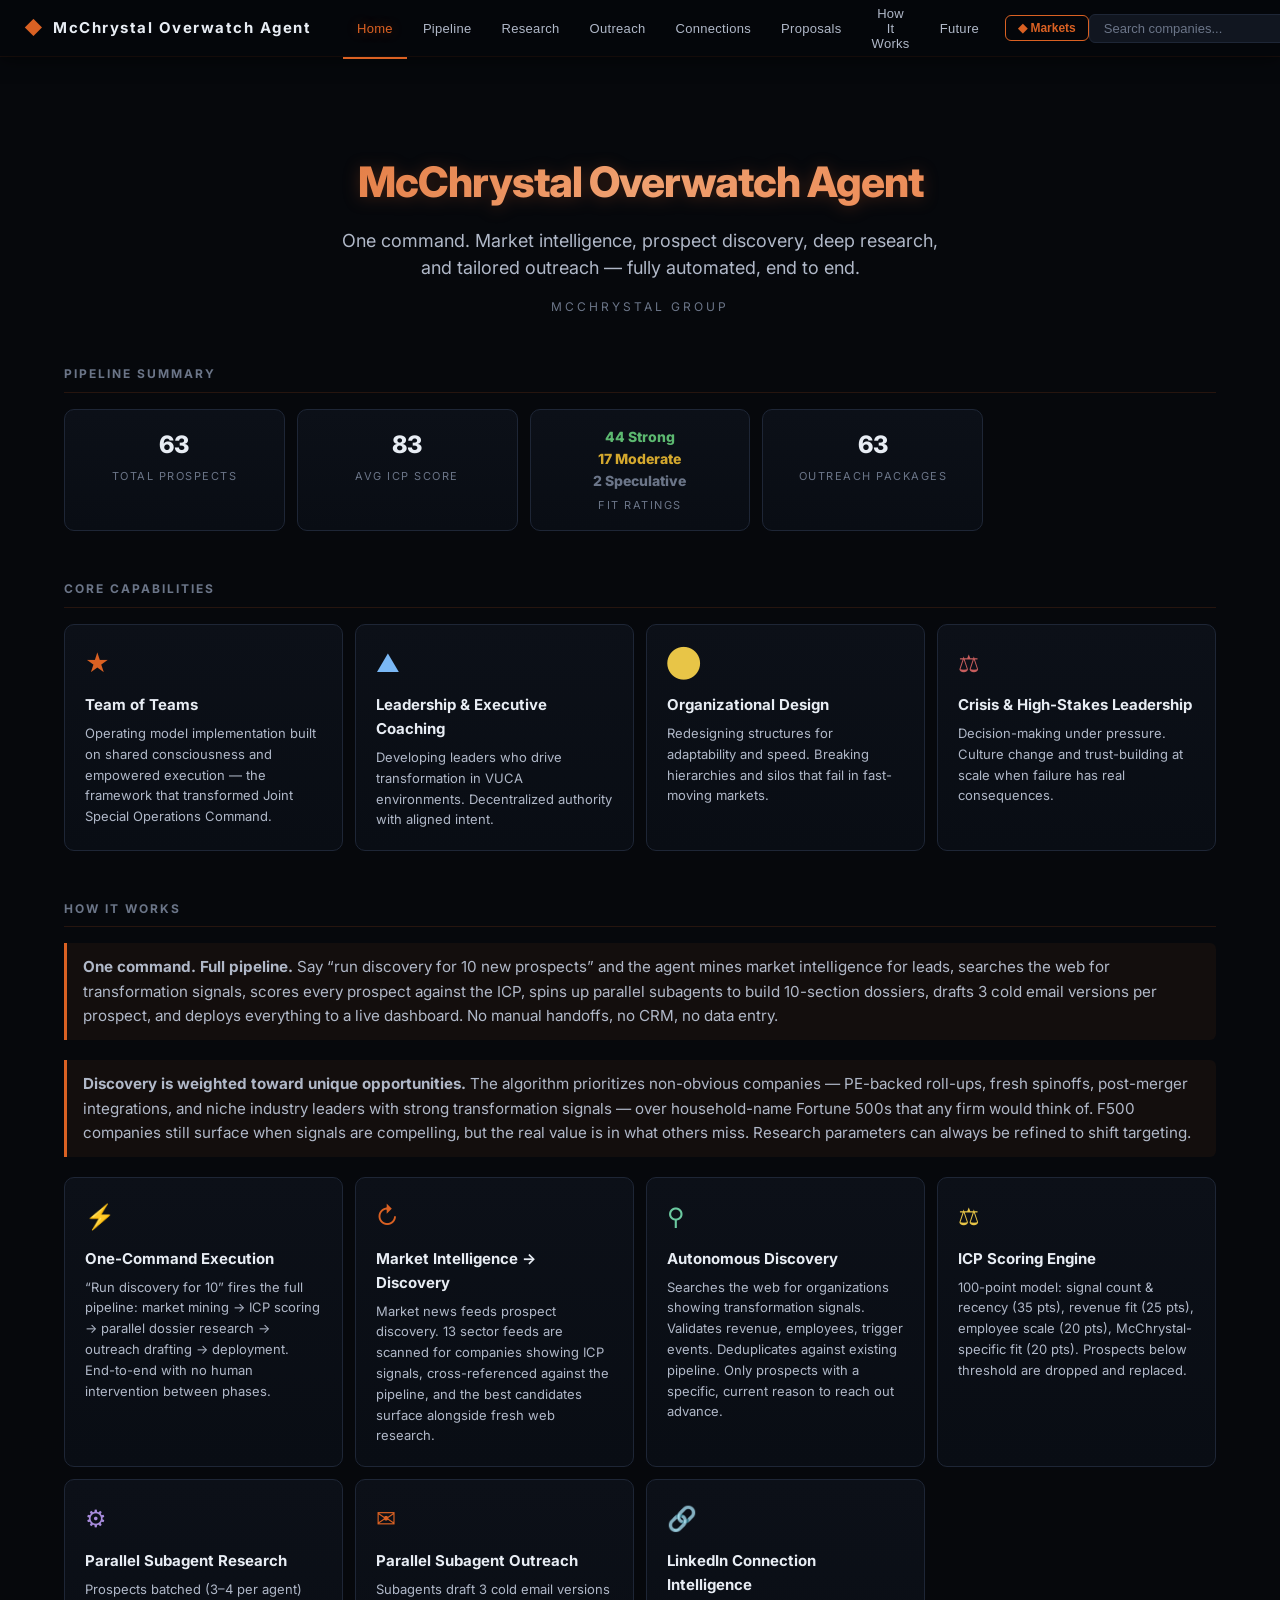
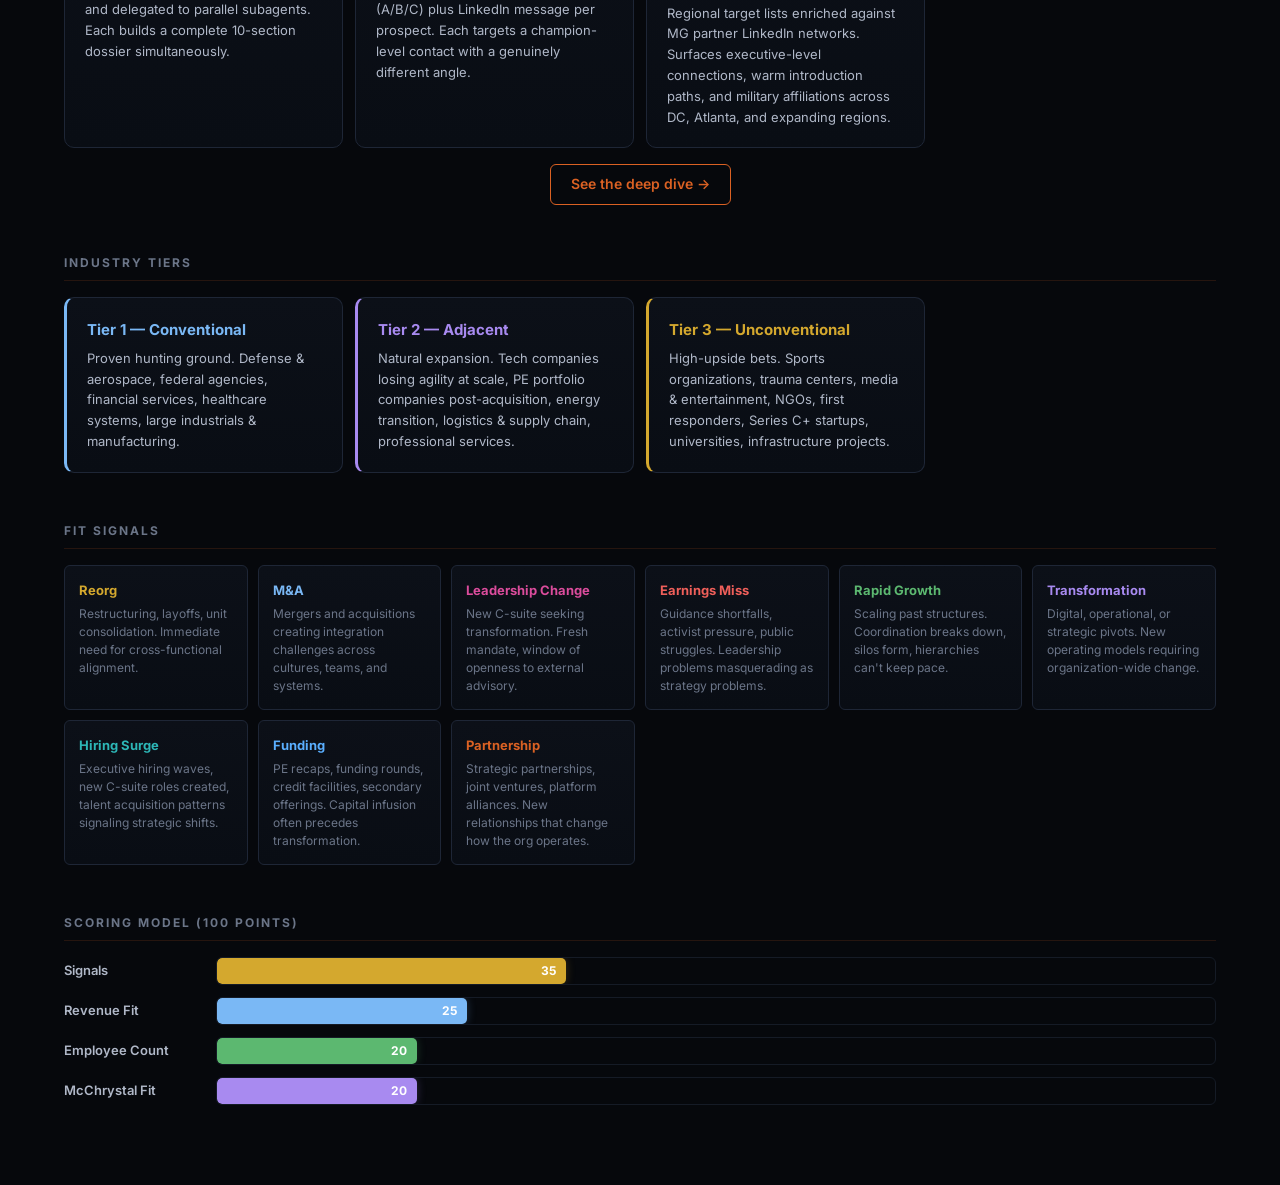
<file: docs/index.html>
<!DOCTYPE html>
<html lang="en">
<head>
  <meta charset="UTF-8">
  <meta name="viewport" content="width=device-width, initial-scale=1.0">
  <title>McChrystal Overwatch Agent</title>
  <link rel="stylesheet" href="style.css">
</head>
<body>
  <nav class="topnav">
    <div class="nav-brand">
      <span class="brand-icon">&#9670;</span>
      <span class="brand-text">McChrystal Overwatch Agent</span>
    </div>
    <button class="hamburger" id="hamburger" aria-label="Menu">&#9776;</button>
    <div class="nav-tabs" id="nav-tabs">
      <button class="nav-tab active" data-view="home">Home</button>
      <button class="nav-tab" data-view="pipeline">Pipeline</button>
      <button class="nav-tab" data-view="research">Research</button>
      <button class="nav-tab" data-view="outreach">Outreach</button>
      <button class="nav-tab" data-view="connections">Connections</button>
      <button class="nav-tab" data-view="proposals">Proposals</button>
      <button class="nav-tab" data-view="how-it-works">How It Works</button>
      <button class="nav-tab" data-view="future">Future</button>
    </div>
    <button class="markets-toggle" id="markets-toggle" aria-label="Toggle Markets">&#9670; Markets</button>
    <div class="nav-search">
      <input type="text" id="nav-search-input" placeholder="Search companies..." autocomplete="off">
      <div id="nav-search-results" class="search-results"></div>
    </div>
  </nav>

  <main class="content">
    <div id="view-home" class="view active"></div>
    <div id="view-pipeline" class="view"></div>
    <div id="view-research" class="view"></div>
    <div id="view-outreach" class="view"></div>
    <div id="view-connections" class="view"><iframe src="connections.html?embed=1" class="connections-frame"></iframe></div>
    <div id="view-proposals" class="view"></div>
    <div id="view-how-it-works" class="view"></div>
    <div id="view-future" class="view"></div>
    <div id="view-markets" class="view"></div>
  </main>

  <aside class="markets-sidebar" id="markets-sidebar">
    <button class="sidebar-collapse-tab" id="sidebar-collapse-tab" aria-label="Close sidebar">&#9654;</button>
    <div class="markets-sidebar-header">
      <h3>Market Intelligence</h3>
      <button class="markets-close" id="markets-close">&times;</button>
    </div>
    <div class="markets-sidebar-content" id="markets-sidebar-content"></div>
  </aside>
  <div class="markets-overlay" id="markets-overlay"></div>

  <button class="scroll-top" id="scroll-top" aria-label="Scroll to top">&#9650;</button>
  <div class="toast" id="toast">Copied to clipboard</div>

  <script src="app.js"></script>
</body>
</html>
</file>
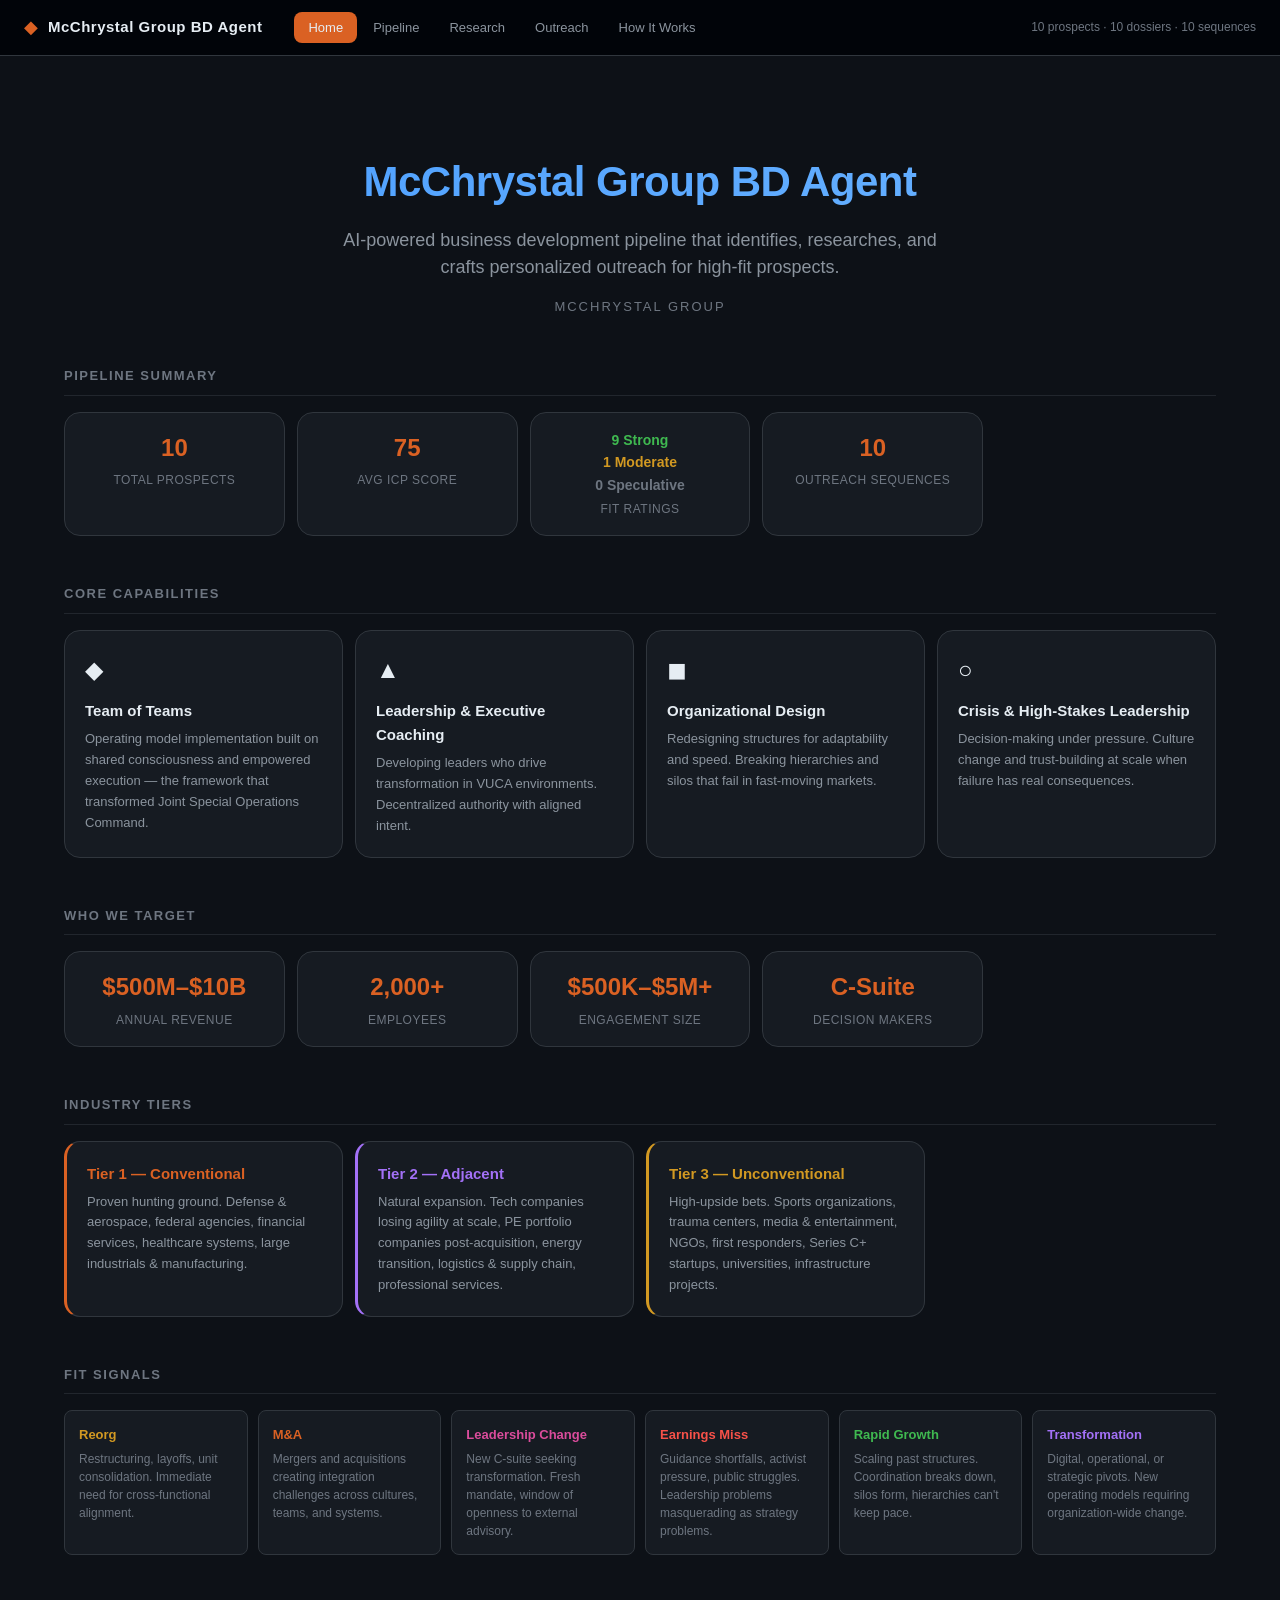
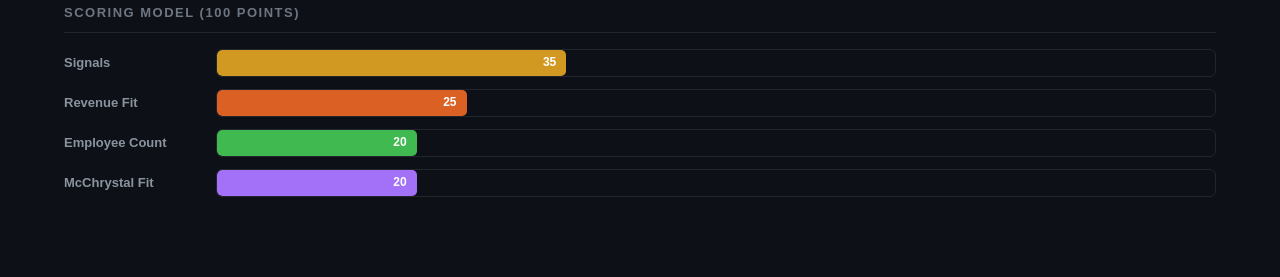
<file: site/index.html>
<!DOCTYPE html>
<html lang="en">
<head>
  <meta charset="UTF-8">
  <meta name="viewport" content="width=device-width, initial-scale=1.0">
  <title>BD Agent — McChrystal Group</title>
  <link rel="stylesheet" href="style.css">
</head>
<body>
  <nav class="topnav">
    <div class="nav-brand">
      <span class="brand-icon">&#9670;</span>
      <span class="brand-text">McChrystal Group BD Agent</span>
    </div>
    <div class="nav-tabs">
      <button class="nav-tab active" data-view="home">Home</button>
      <button class="nav-tab" data-view="pipeline">Pipeline</button>
      <button class="nav-tab" data-view="research">Research</button>
      <button class="nav-tab" data-view="outreach">Outreach</button>
      <button class="nav-tab" data-view="how-it-works">How It Works</button>
    </div>
    <div class="nav-meta" id="nav-meta"></div>
  </nav>

  <main class="content">
    <div id="view-home" class="view active"></div>
    <div id="view-pipeline" class="view"></div>
    <div id="view-research" class="view"></div>
    <div id="view-outreach" class="view"></div>
    <div id="view-how-it-works" class="view"></div>
  </main>

  <div class="toast" id="toast">Copied to clipboard</div>

  <script src="app.js"></script>
</body>
</html>
</file>
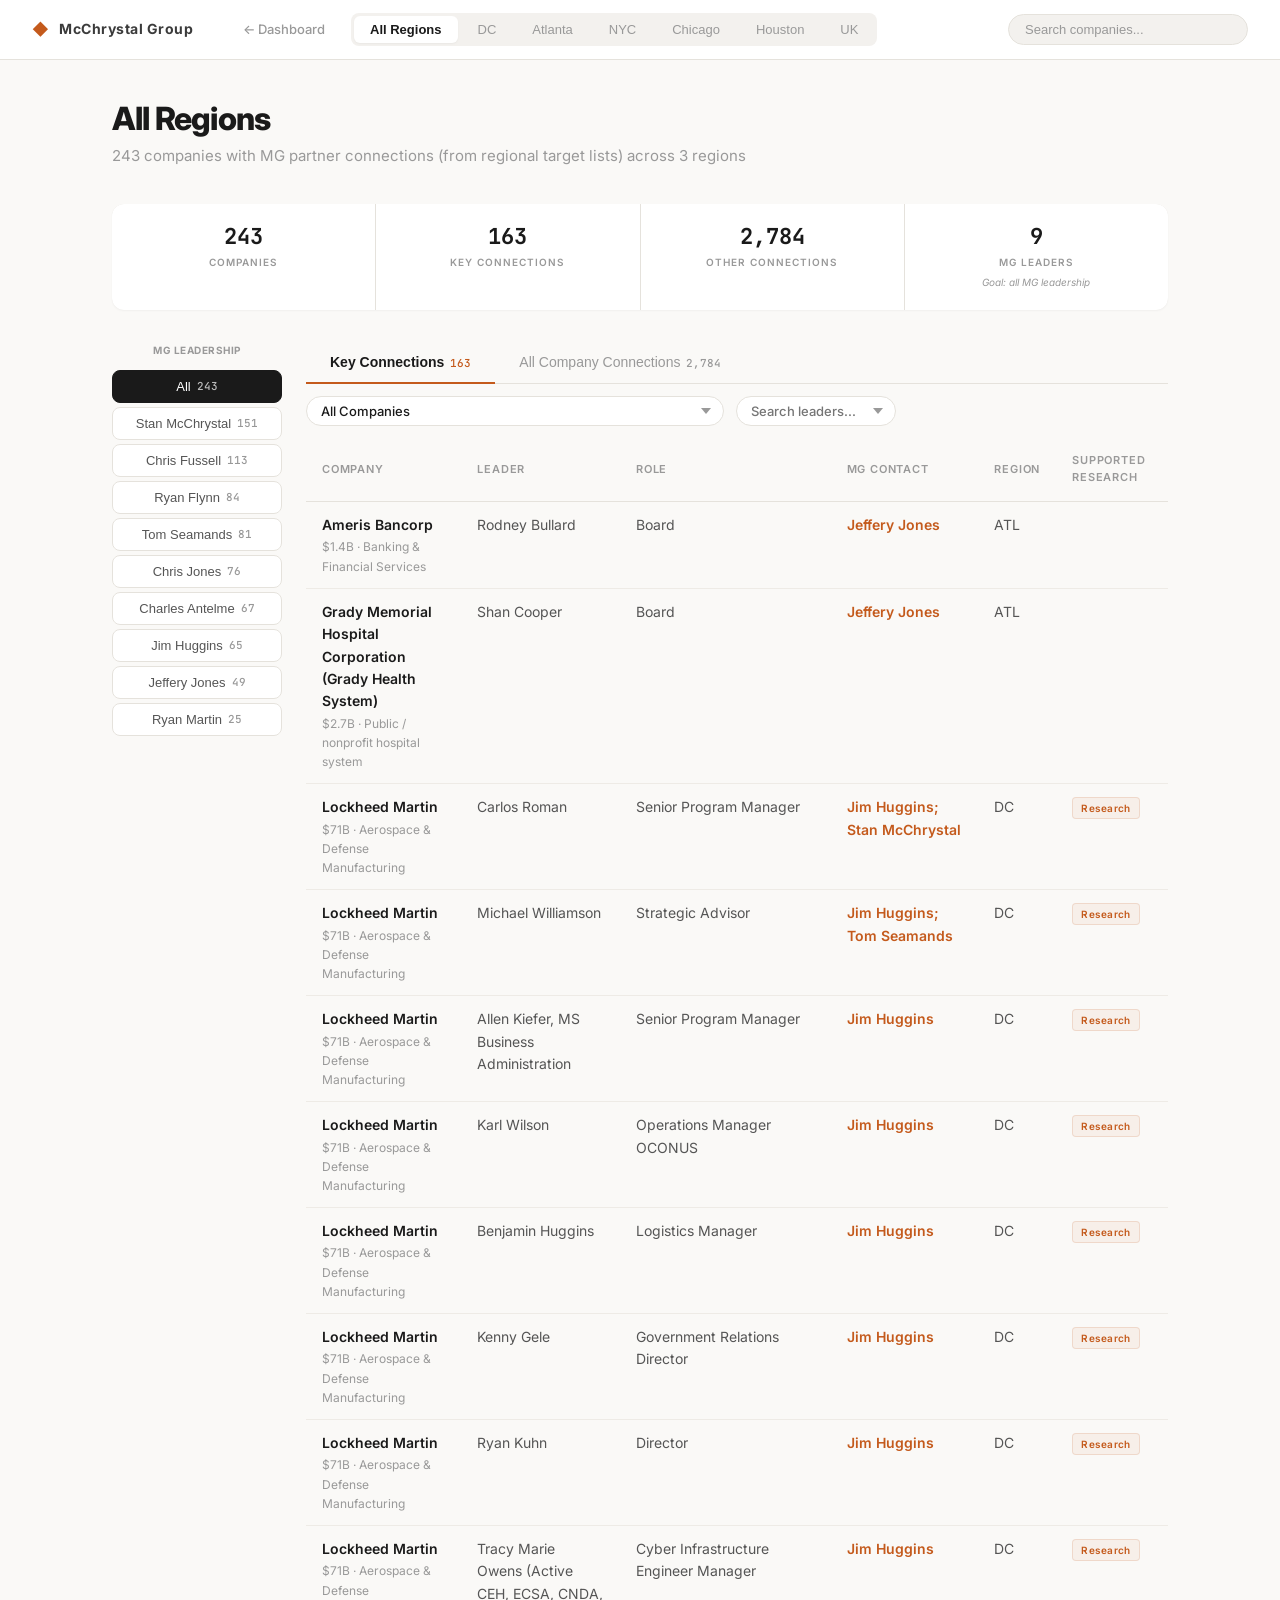
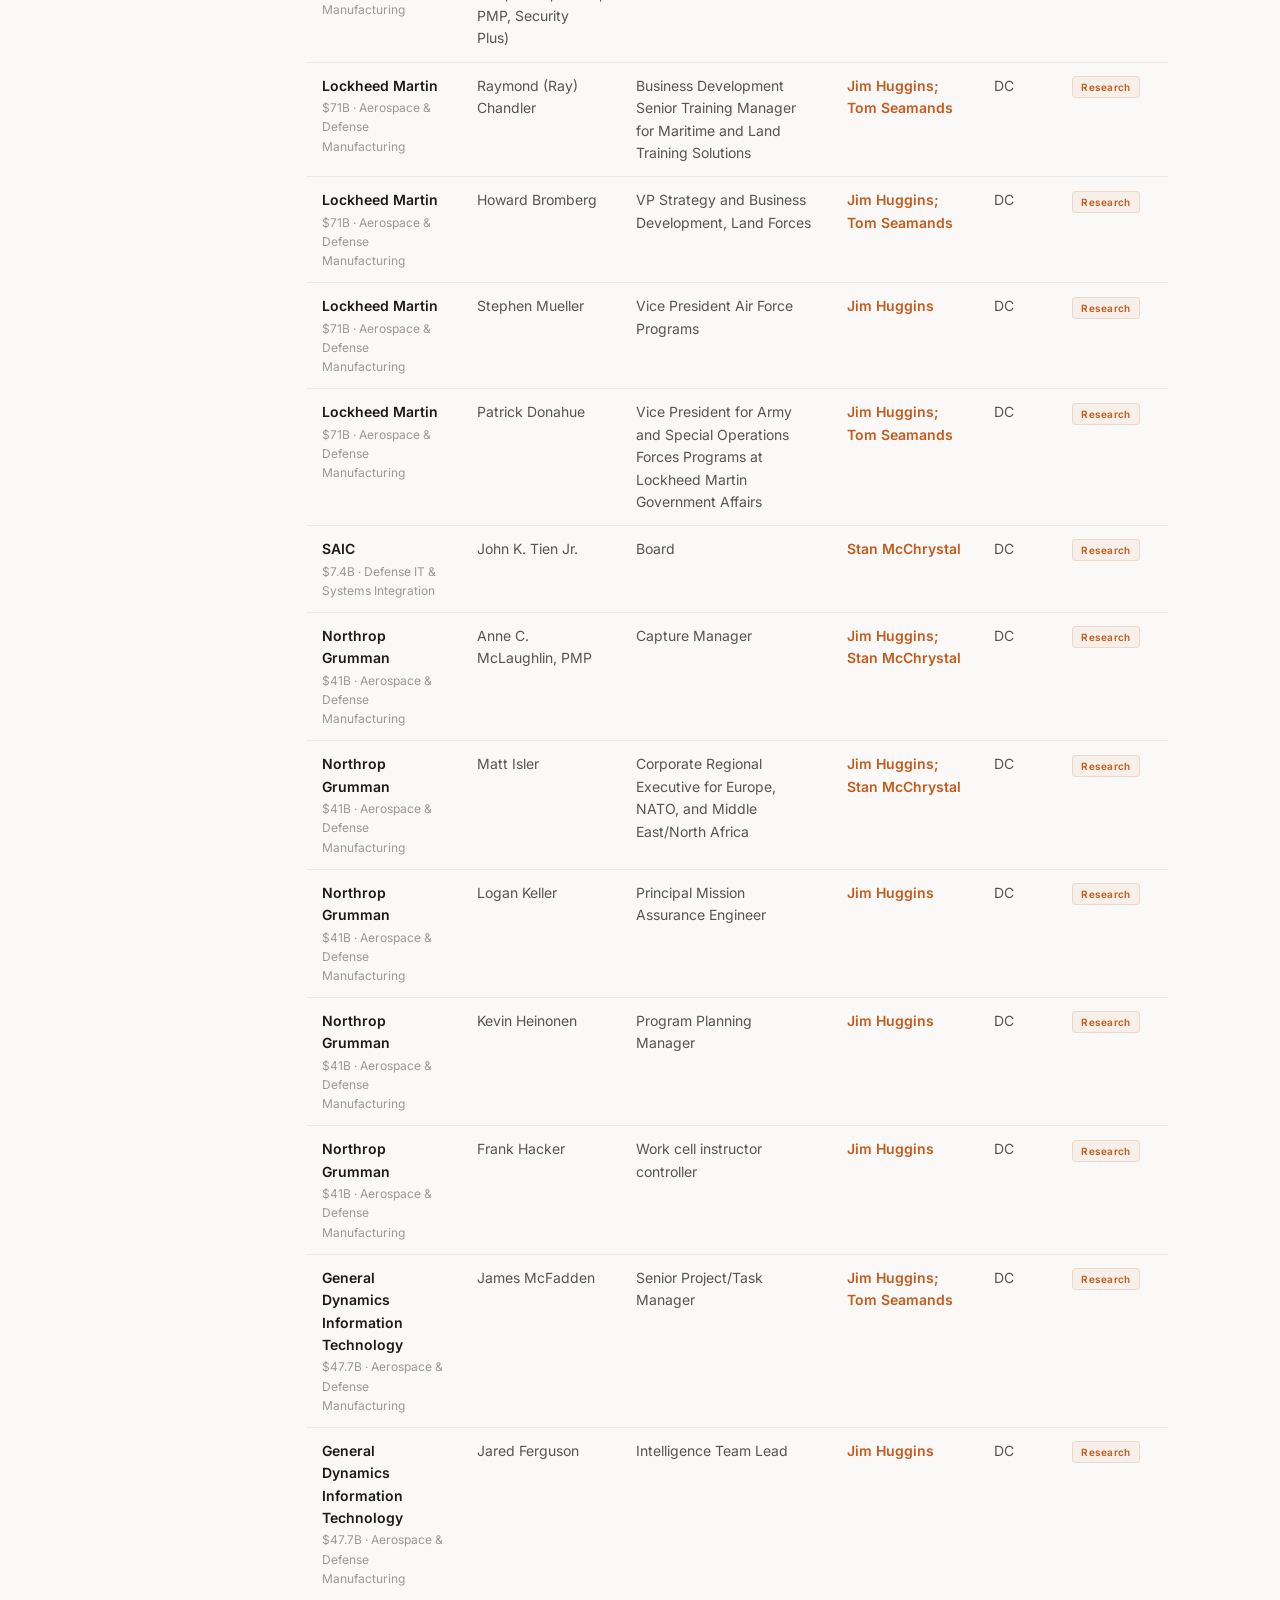
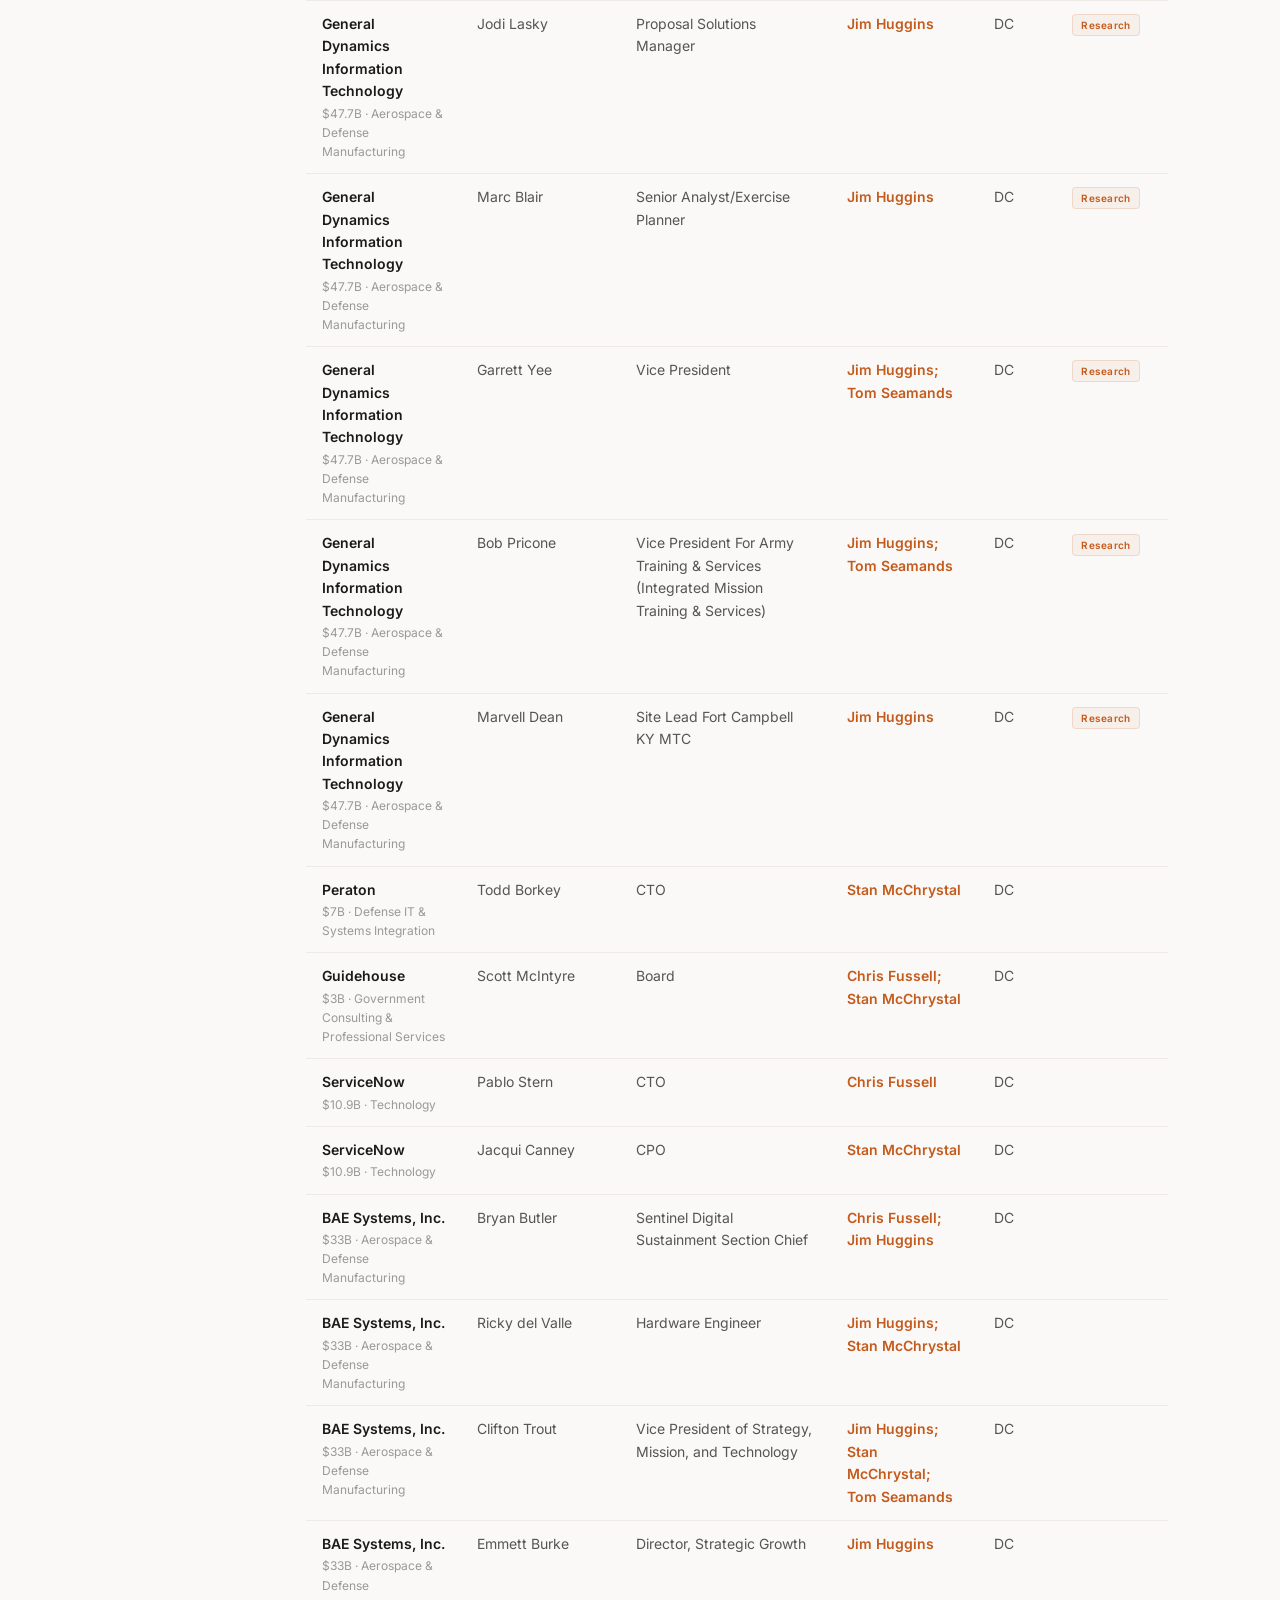
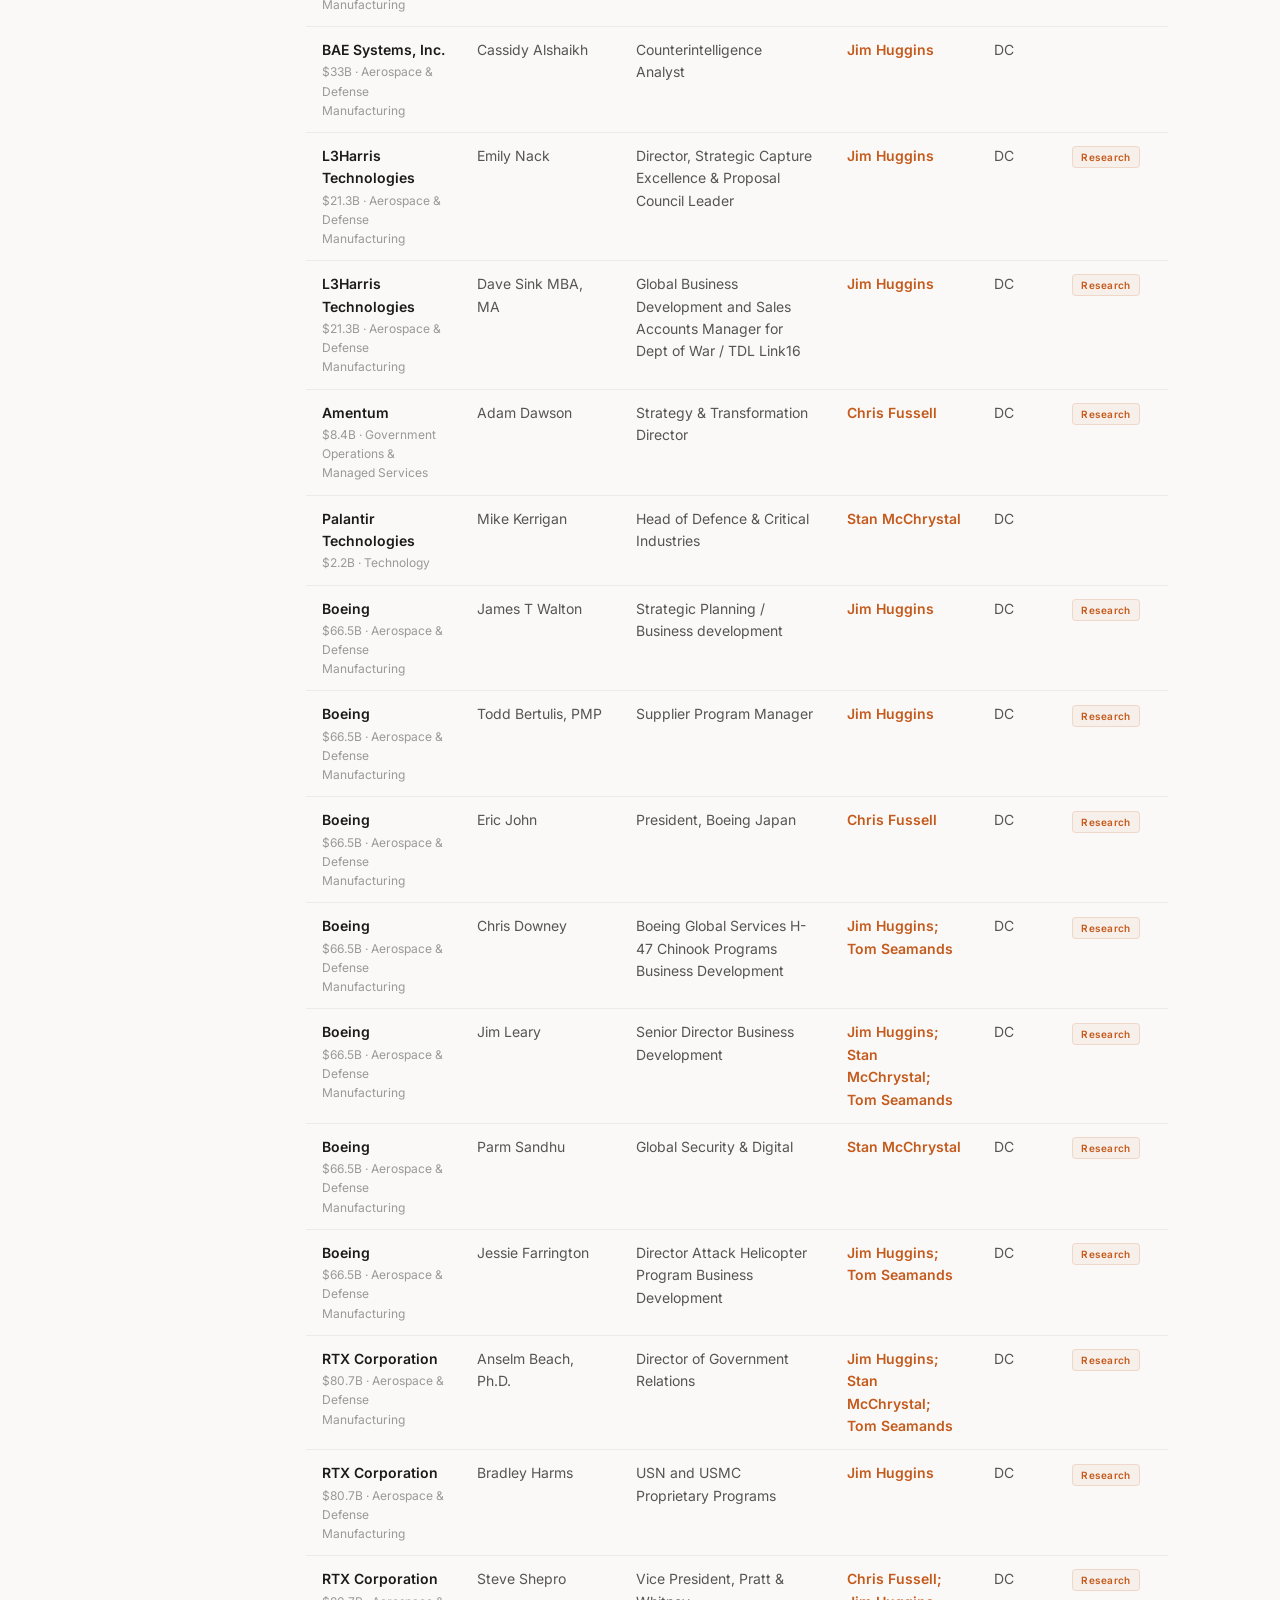
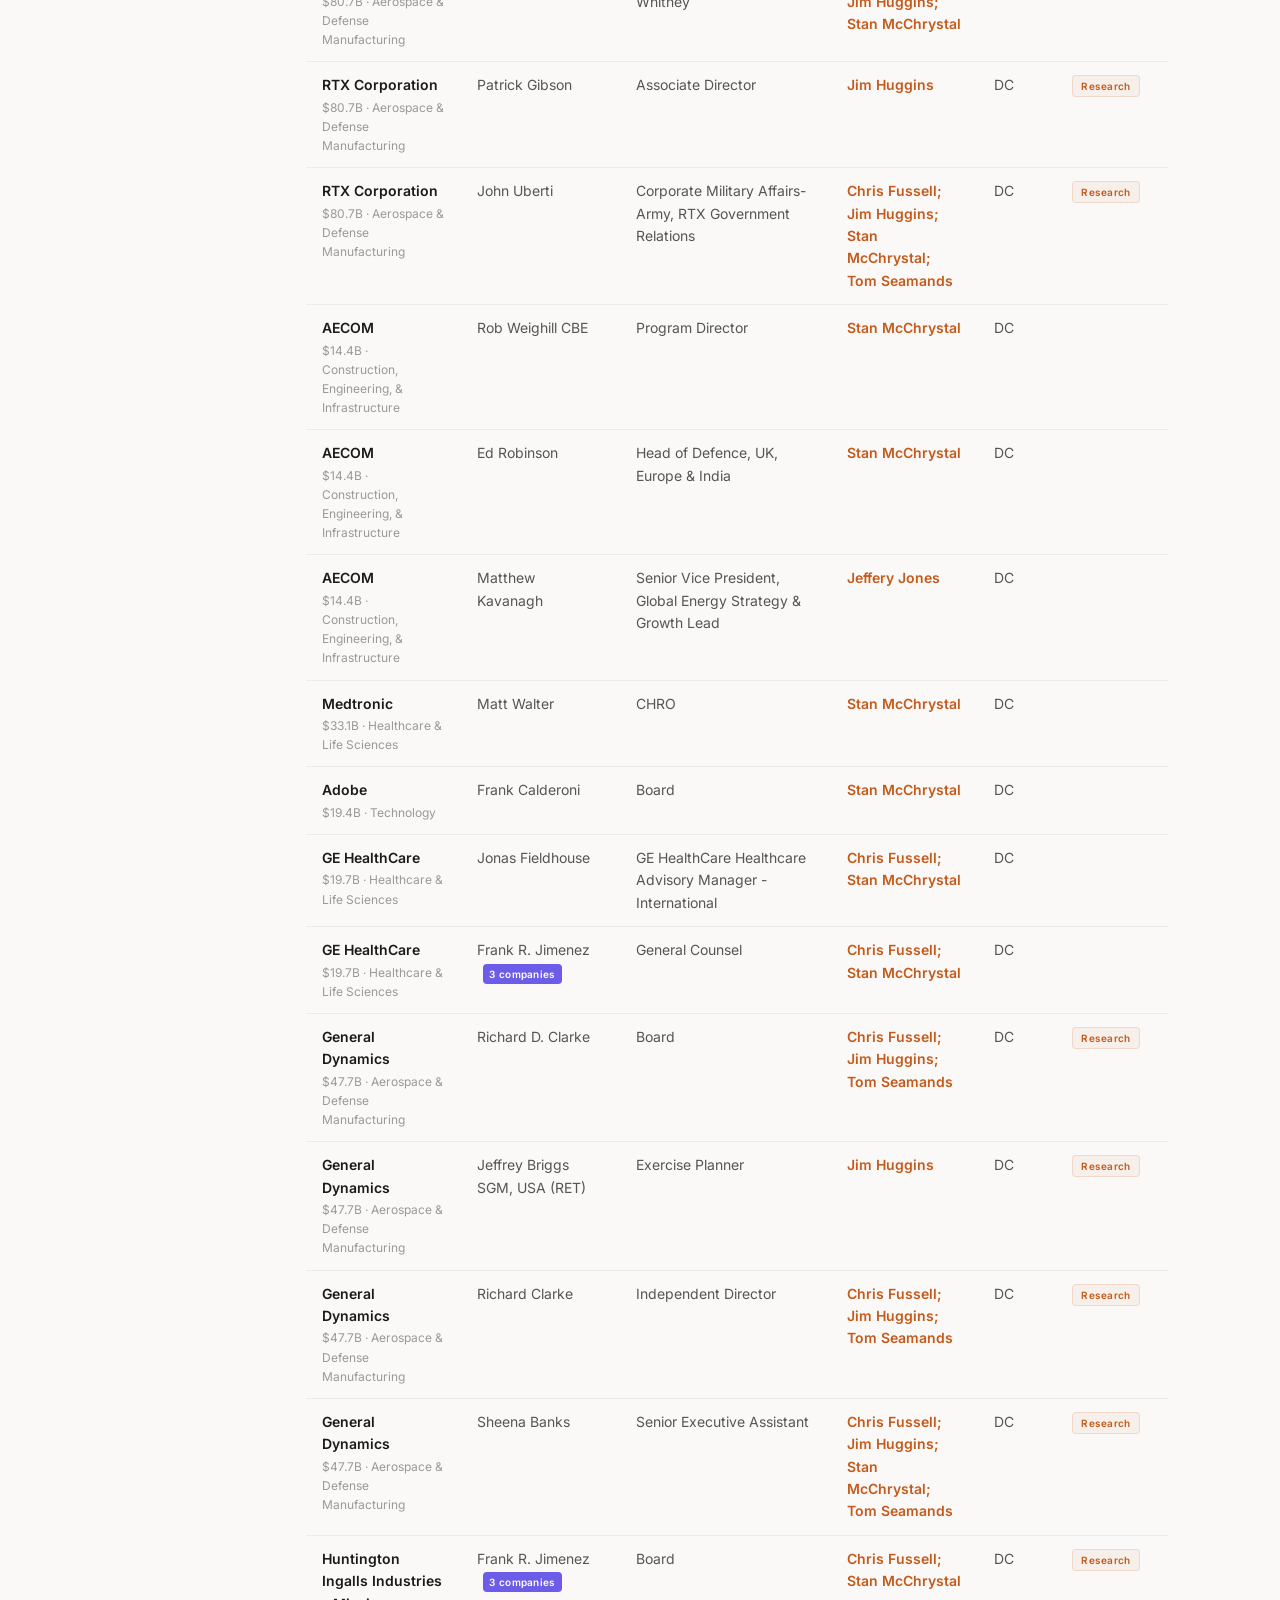
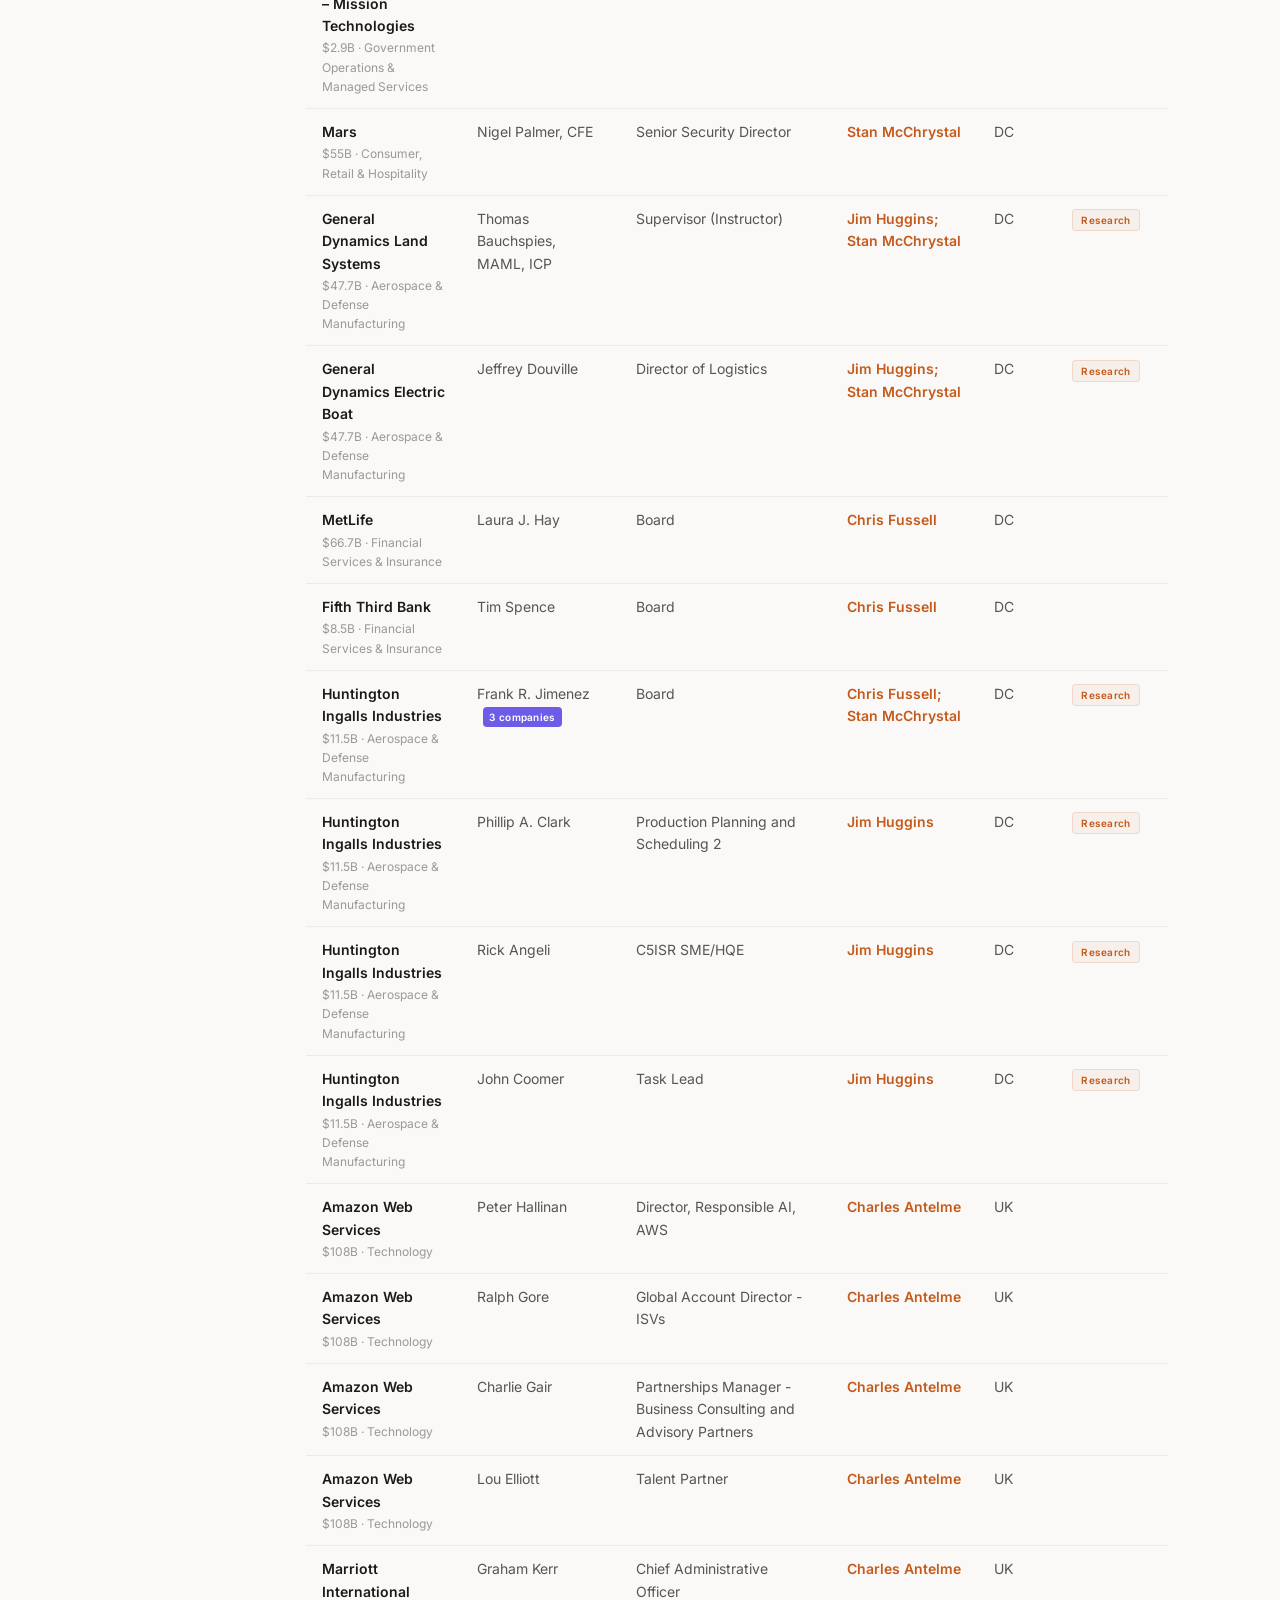
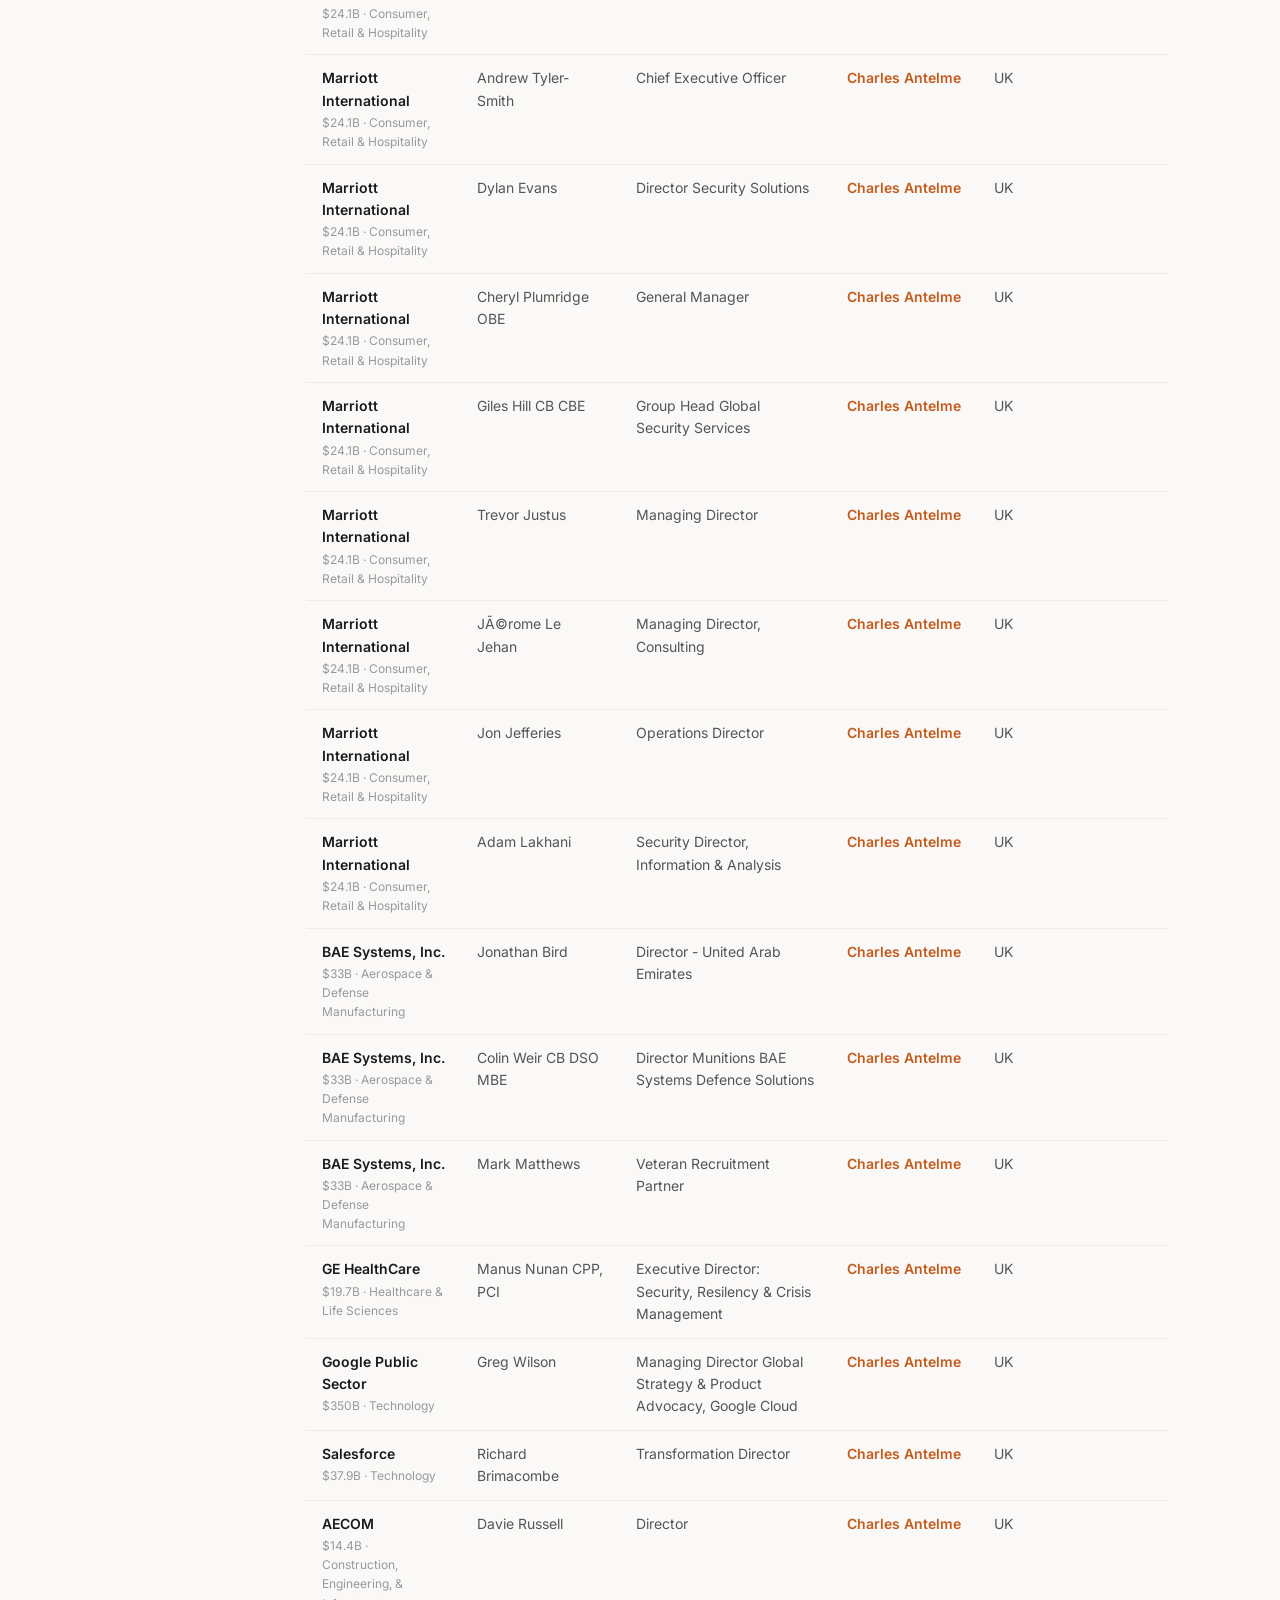
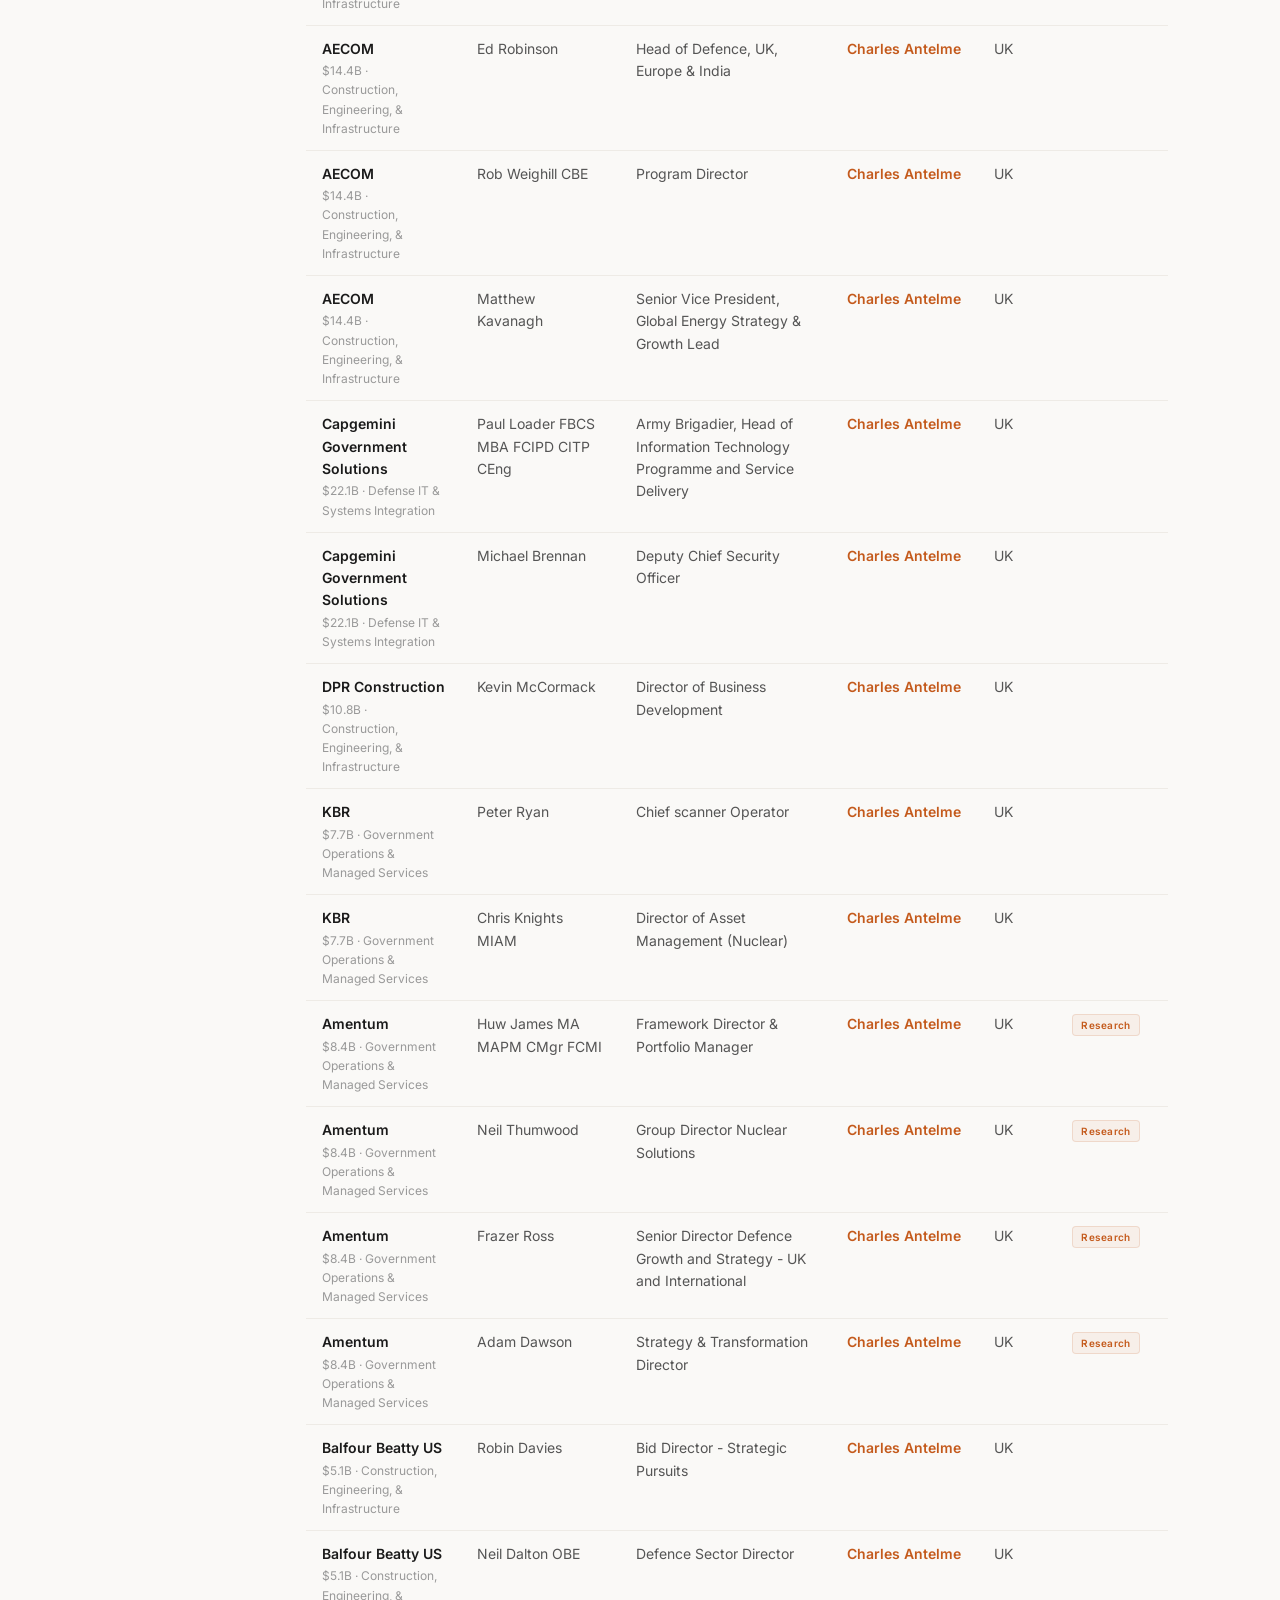
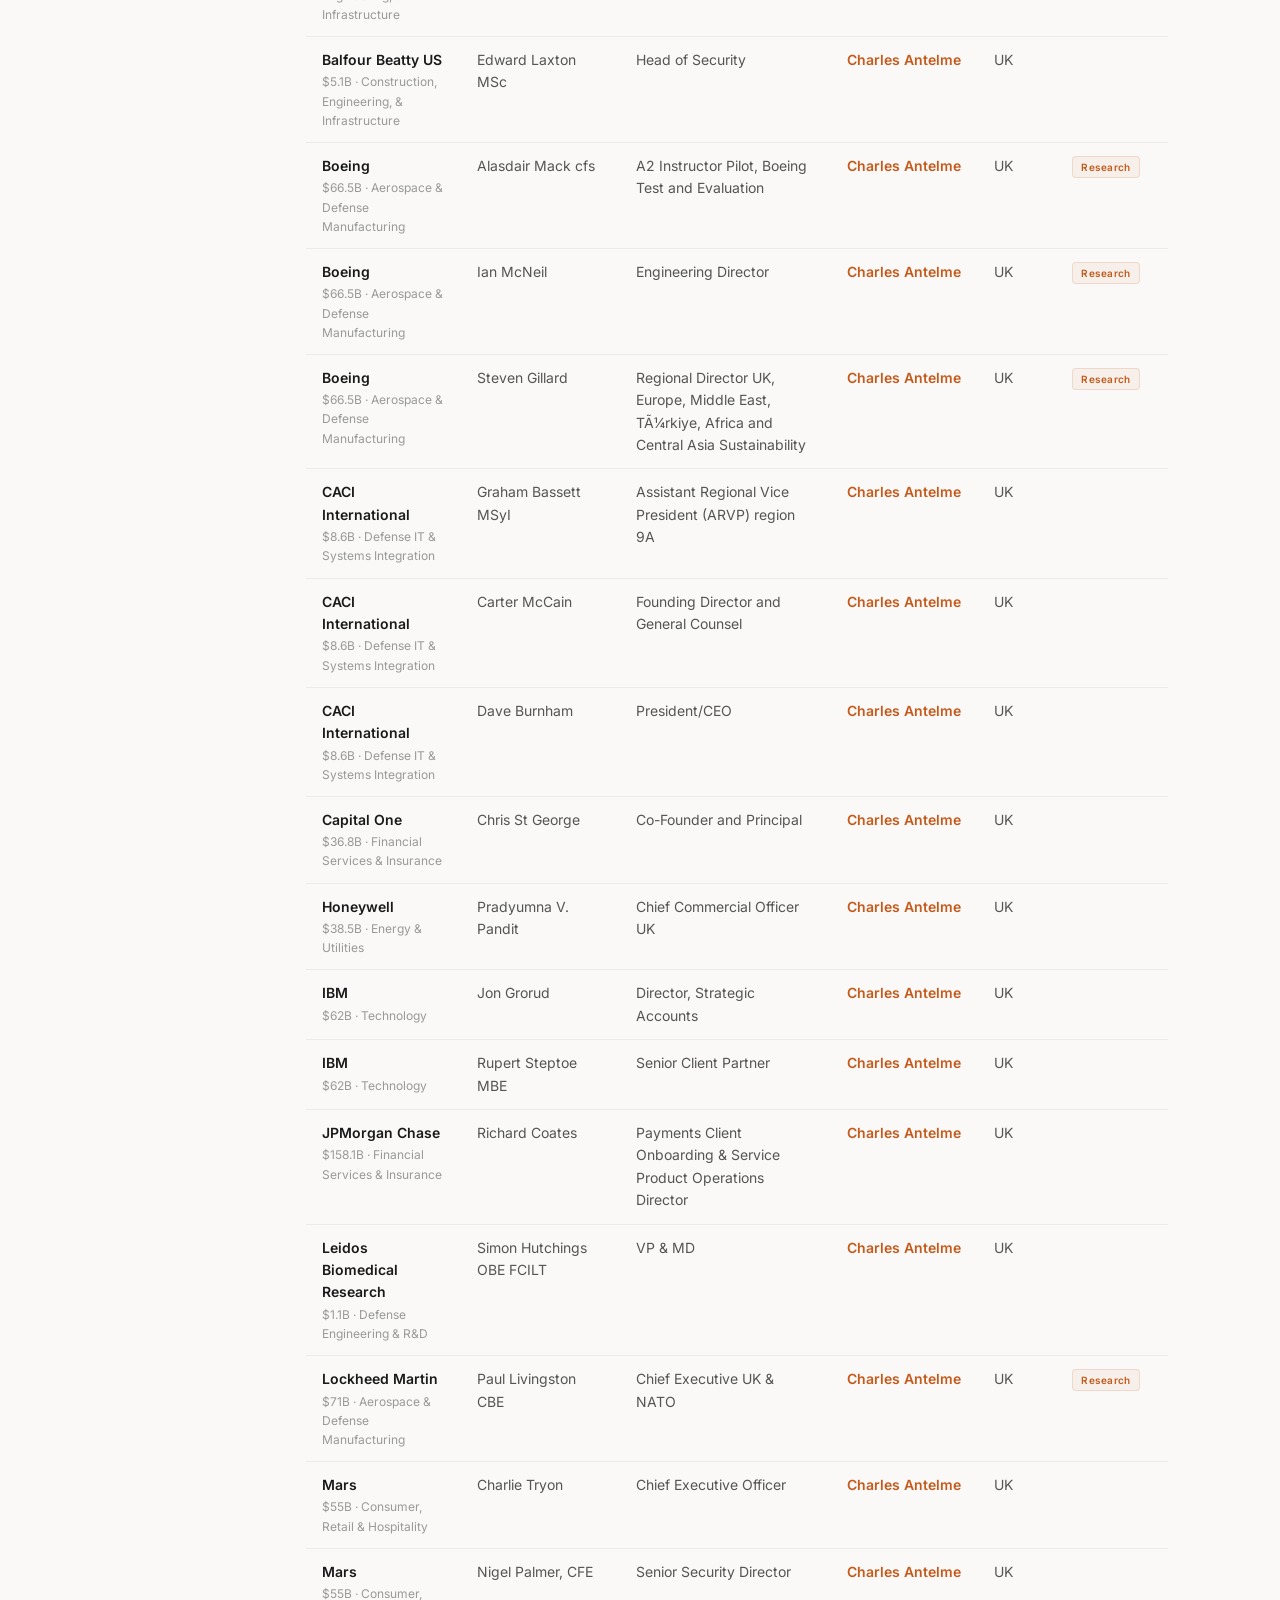
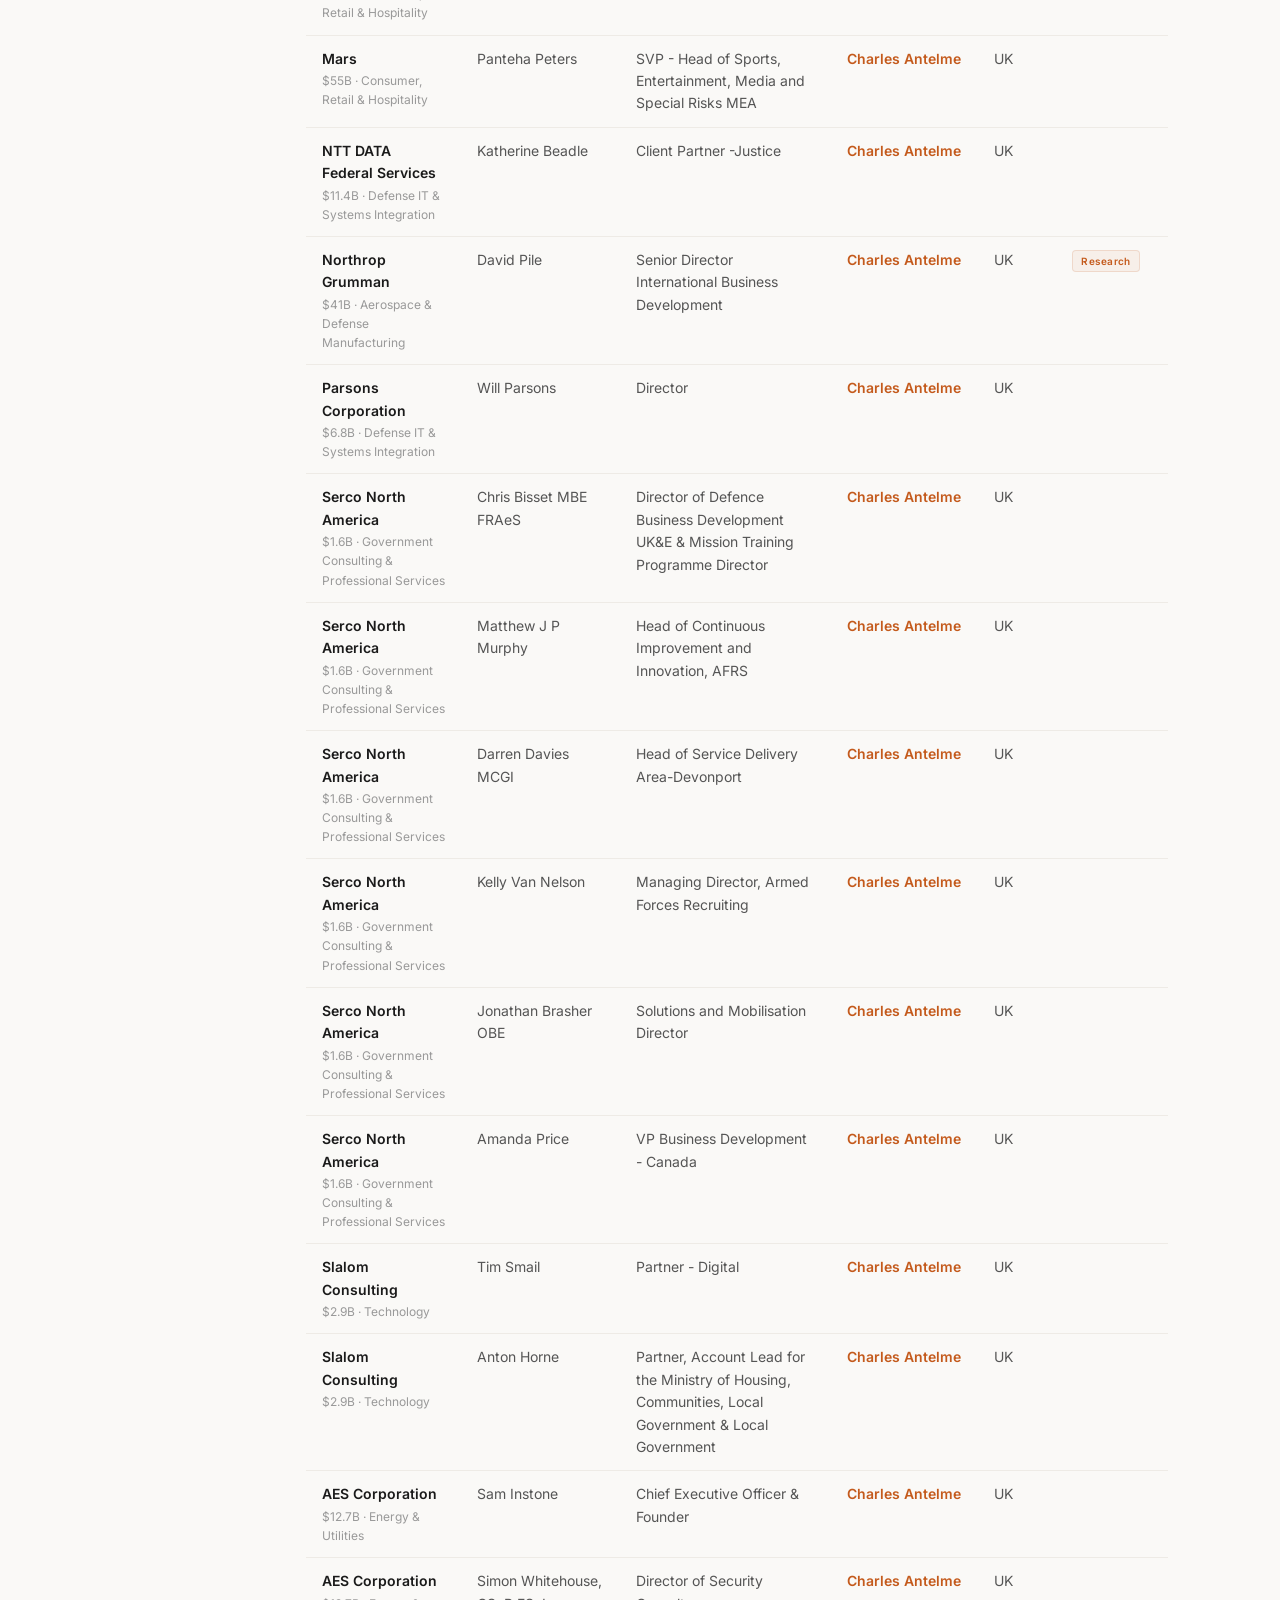
<file: docs/connections.html>
<!DOCTYPE html>
<html lang="en">
<head>
  <meta charset="UTF-8">
  <meta name="viewport" content="width=device-width, initial-scale=1.0">
  <title>McChrystal Group — LinkedIn Connections</title>
  <link href="https://fonts.googleapis.com/css2?family=Inter:wght@300;400;500;600;700;800&family=JetBrains+Mono:wght@400;500;600&display=swap" rel="stylesheet">
  <style>
    :root {
      --bg: #faf9f7;
      --bg-raised: #ffffff;
      --bg-surface: #f3f1ee;
      --bg-hover: #edeae6;
      --border: #e5e2dc;
      --border-light: #eeebe6;
      --accent: #c45a1c;
      --accent-light: #e8783f;
      --accent-bg: rgba(196, 90, 28, 0.06);
      --text: #1a1a1a;
      --text-secondary: #555555;
      --text-muted: #999999;
      --green: #2d8a4e;
      --green-bg: rgba(45, 138, 78, 0.06);
      --green-text: #2d8a4e;
      --amber: #a67c00;
      --amber-bg: rgba(166, 124, 0, 0.06);
      --amber-text: #8a6800;
      --purple: #7c5cbf;
      --purple-bg: rgba(124, 92, 191, 0.06);
      --blue: #2563eb;
      --blue-bg: rgba(37, 99, 235, 0.05);
      --shadow-sm: 0 1px 2px rgba(0,0,0,0.04);
      --shadow-md: 0 2px 8px rgba(0,0,0,0.06);
      --shadow-lg: 0 4px 16px rgba(0,0,0,0.08);
      --radius: 12px;
      --radius-sm: 8px;
      --transition: 0.15s ease;
      --font-mono: 'JetBrains Mono', monospace;
    }

    @keyframes fadeIn {
      from { opacity: 0; transform: translateY(8px); }
      to { opacity: 1; transform: translateY(0); }
    }

    *, *::before, *::after { box-sizing: border-box; margin: 0; padding: 0; }

    body {
      font-family: 'Inter', -apple-system, BlinkMacSystemFont, "Segoe UI", Roboto, sans-serif;
      background: var(--bg);
      color: var(--text);
      line-height: 1.6;
      min-height: 100vh;
      -webkit-font-smoothing: antialiased;
    }

    /* ── Nav ── */
    .topnav {
      background: var(--bg-raised);
      display: flex;
      align-items: center;
      padding: 0 32px;
      height: 60px;
      position: sticky;
      top: 0;
      z-index: 100;
      border-bottom: 1px solid var(--border);
    }
    .nav-brand { display: flex; align-items: center; gap: 10px; margin-right: 36px; }
    .brand-icon { font-size: 16px; color: var(--accent); }
    .brand-text {
      font-weight: 700; font-size: 14px; letter-spacing: 0.5px;
      color: var(--text); opacity: 0.85;
    }
    .nav-link {
      color: var(--text-muted); text-decoration: none; font-size: 13px; font-weight: 500;
      padding: 8px 14px; border-radius: var(--radius-sm); transition: all var(--transition);
      cursor: pointer;
    }
    .nav-link:hover { color: var(--text); background: var(--bg-surface); }
    .nav-regions {
      display: flex; gap: 4px; margin-left: 12px;
      background: var(--bg-surface); border-radius: 8px; padding: 3px;
    }
    .nav-region-tab {
      font-size: 13px; font-weight: 500; padding: 6px 16px;
      background: transparent; border: none; color: var(--text-muted);
      cursor: pointer; transition: all var(--transition);
      border-radius: 6px;
    }
    .nav-region-tab:hover { color: var(--text); background: var(--bg-hover); }
    .nav-region-tab.active {
      color: var(--text); font-weight: 600;
      background: var(--bg-raised); box-shadow: var(--shadow-sm);
    }
    .nav-region-tab.placeholder { color: var(--text-muted); }
    .nav-region-tab.placeholder:hover { color: var(--text-secondary); background: var(--bg-hover); }
    .nav-region-tab.placeholder.active { color: var(--text-secondary); background: var(--bg-raised); box-shadow: var(--shadow-sm); }
    .nav-search { margin-left: auto; position: relative; }
    .nav-search input {
      background: var(--bg-surface); border: 1px solid var(--border);
      border-radius: 20px; color: var(--text); font-size: 13px;
      padding: 7px 16px; width: 240px; outline: none;
      transition: all var(--transition);
    }
    .nav-search input:focus { border-color: var(--accent); background: var(--bg-raised); box-shadow: 0 0 0 3px var(--accent-bg); }
    .nav-search input::placeholder { color: var(--text-muted); }
    .search-results {
      position: absolute; top: calc(100% + 6px); right: 0; width: 380px;
      background: var(--bg-raised); border: 1px solid var(--border);
      border-radius: var(--radius); max-height: 360px; overflow-y: auto;
      display: none; z-index: 200; box-shadow: var(--shadow-lg);
    }
    .search-results.visible { display: block; }
    .search-result-item {
      padding: 12px 16px; cursor: pointer; border-bottom: 1px solid var(--border-light);
      transition: background var(--transition);
    }
    .search-result-item:hover { background: var(--bg-surface); }
    .search-result-item:last-child { border-bottom: none; }
    .search-result-name { font-size: 14px; font-weight: 600; color: var(--text); }
    .search-result-meta { font-size: 12px; color: var(--text-muted); margin-top: 1px; }

    /* ── Content ── */
    .content { max-width: 1120px; margin: 0 auto; padding: 40px 32px 80px; }

    /* ── Breadcrumb ── */
    .breadcrumb {
      display: flex; align-items: center; gap: 8px; margin-bottom: 8px;
      font-size: 13px; color: var(--text-muted);
    }
    .breadcrumb a { color: var(--accent); text-decoration: none; cursor: pointer; }
    .breadcrumb a:hover { text-decoration: underline; }
    .breadcrumb .sep { color: var(--border); font-size: 10px; }
    .breadcrumb .current { color: var(--text-secondary); font-weight: 500; }

    /* ── Page Title ── */
    .page-title {
      font-size: 32px; font-weight: 800; color: var(--text);
      letter-spacing: -0.8px; line-height: 1.2;
    }
    .page-subtitle {
      font-size: 15px; color: var(--text-muted); margin-top: 6px;
      margin-bottom: 36px; font-weight: 400;
    }

    /* ── Global KPIs (landing) ── */
    .global-kpis {
      display: grid; grid-template-columns: repeat(5, 1fr); gap: 1px;
      margin-bottom: 48px; background: var(--border);
      border-radius: var(--radius); overflow: hidden;
      box-shadow: var(--shadow-sm);
    }
    .global-kpi {
      background: var(--bg-raised); padding: 24px 20px; text-align: center;
    }
    .global-kpi-value {
      font-family: var(--font-mono); font-size: 28px; font-weight: 700;
      color: var(--text); line-height: 1.2;
    }
    .global-kpi-label {
      font-size: 11px; font-weight: 600; text-transform: uppercase;
      letter-spacing: 1px; color: var(--text-muted); margin-top: 4px;
    }

    /* ── Region Selector ── */
    .region-grid {
      display: grid; grid-template-columns: repeat(auto-fit, minmax(340px, 1fr));
      gap: 20px;
    }
    .region-card {
      background: var(--bg-raised); border: 1px solid var(--border);
      border-radius: var(--radius); padding: 32px;
      cursor: pointer; transition: all 0.2s ease;
      position: relative;
    }
    .region-card:hover {
      border-color: var(--accent);
      box-shadow: var(--shadow-md), 0 0 0 1px var(--accent-bg);
      transform: translateY(-2px);
    }
    .region-card-code {
      font-family: var(--font-mono); font-size: 12px; font-weight: 600;
      color: var(--accent); letter-spacing: 2px; margin-bottom: 4px;
    }
    .region-card-name {
      font-size: 24px; font-weight: 800; color: var(--text);
      letter-spacing: -0.5px; margin-bottom: 20px;
    }
    .region-stats {
      display: grid; grid-template-columns: repeat(3, 1fr); gap: 16px;
      margin-bottom: 20px;
    }
    .region-stat-value {
      font-family: var(--font-mono); font-size: 22px; font-weight: 700; color: var(--text);
    }
    .region-stat-label {
      font-size: 11px; font-weight: 500; text-transform: uppercase;
      letter-spacing: 0.8px; color: var(--text-muted); margin-top: 2px;
    }
    .region-partners { display: flex; flex-wrap: wrap; gap: 6px; }
    .region-partner-pill {
      font-size: 12px; font-weight: 500; padding: 4px 12px; border-radius: 20px;
      background: var(--bg-surface); color: var(--text-secondary);
      border: 1px solid var(--border-light);
    }

    /* ── Region View Summary ── */
    .region-summary {
      display: grid; grid-template-columns: repeat(auto-fit, minmax(120px, 1fr));
      gap: 1px; margin-bottom: 32px; background: var(--border);
      border-radius: var(--radius); overflow: hidden; box-shadow: var(--shadow-sm);
    }
    .summary-card {
      background: var(--bg-raised); padding: 20px 16px; text-align: center;
    }
    .summary-value {
      font-family: var(--font-mono); font-size: 22px; font-weight: 700;
      color: var(--text); line-height: 1.2;
    }
    .summary-label {
      font-size: 10px; font-weight: 600; text-transform: uppercase;
      letter-spacing: 1px; color: var(--text-muted); margin-top: 3px;
    }

    /* ── Connections Layout (sidebar + main) ── */
    .connections-layout { display: flex; gap: 24px; align-items: flex-start; }
    .partner-sidebar {
      width: 170px; flex-shrink: 0; display: flex; flex-direction: column; gap: 4px;
      position: sticky; top: 72px; max-height: calc(100vh - 90px); overflow-y: auto;
    }
    .sidebar-label {
      font-size: 10px; font-weight: 700; text-transform: uppercase;
      letter-spacing: 0.5px; color: var(--text-muted); padding: 0 0 8px; text-align: center;
    }
    .connections-main { flex: 1; min-width: 0; }

    /* ── Partner Pills (vertical in sidebar) ── */
    .partner-pill {
      font-size: 13px; font-weight: 500; padding: 8px 12px; border-radius: 8px;
      border: 1px solid var(--border); background: var(--bg-raised);
      color: var(--text-secondary); cursor: pointer; transition: all var(--transition);
      width: 100%; text-align: center; display: flex; justify-content: center; align-items: center; gap: 6px;
    }
    .partner-pill:hover { border-color: var(--text-muted); color: var(--text); }
    .partner-pill.active {
      background: var(--text); border-color: var(--text); color: var(--bg-raised);
    }
    .partner-pill .pill-count {
      font-family: var(--font-mono); font-size: 11px; opacity: 0.6;
    }
    .partner-pill.active .pill-count { opacity: 0.7; }

    /* ── List Tabs ── */
    .list-tabs {
      display: flex; gap: 0; margin-bottom: 0;
      border-bottom: 1px solid var(--border);
    }
    .list-tab {
      font-size: 14px; font-weight: 500; padding: 12px 24px;
      background: transparent; border: none; color: var(--text-muted);
      cursor: pointer; transition: all var(--transition);
      border-bottom: 2px solid transparent; margin-bottom: -1px;
    }
    .list-tab:hover { color: var(--text); }
    .list-tab.active { color: var(--text); border-bottom-color: var(--accent); font-weight: 600; }
    .list-tab .tab-count {
      font-family: var(--font-mono); font-size: 11px; font-weight: 500;
      color: var(--text-muted); margin-left: 6px;
    }
    .list-tab.active .tab-count { color: var(--accent); }

    /* ── Data Table ── */
    .data-table { width: 100%; border-collapse: collapse; font-size: 14px; }
    .data-table thead th {
      text-align: left; font-size: 11px; font-weight: 600; text-transform: uppercase;
      letter-spacing: 0.8px; color: var(--text-muted); padding: 14px 16px;
      border-bottom: 1px solid var(--border); position: sticky; top: 60px;
      background: var(--bg); z-index: 10; cursor: pointer; user-select: none;
      transition: color var(--transition);
    }
    .data-table thead th:hover { color: var(--text); }
    .data-table thead th.sorted { color: var(--accent); }
    .data-table thead th .sort-arrow { margin-left: 4px; font-size: 9px; }
    .data-table tbody tr {
      border-bottom: 1px solid var(--border-light);
      transition: background var(--transition);
    }
    .data-table tbody tr:hover { background: var(--bg-surface); }
    .data-table tbody td {
      padding: 12px 16px; color: var(--text-secondary); vertical-align: top;
    }
    .data-table tbody td:first-child { color: var(--text); }

    .company-cell { display: flex; flex-direction: column; gap: 1px; }
    .company-name { font-weight: 600; color: var(--text); }
    .company-meta { font-size: 12px; color: var(--text-muted); }
    .poc-name { color: var(--accent); font-weight: 600; }
    .no-poc { color: var(--border); }

    .badge-sm {
      display: inline-block; font-size: 10px; font-weight: 600; padding: 2px 8px;
      border-radius: 4px; letter-spacing: 0.3px; vertical-align: middle;
    }
    .badge-mil {
      background: var(--amber-bg); color: var(--amber-text);
      border: 1px solid rgba(166, 124, 0, 0.15);
    }
    .badge-pipeline {
      background: var(--accent-bg); color: var(--accent);
      border: 1px solid rgba(196, 90, 28, 0.15);
    }
    .badge-connectivity {
      background: #6c5ce7; color: #fff;
      font-size: 10px; padding: 2px 6px; border-radius: 4px; margin-left: 6px;
    }
    .badge-partner {
      background: var(--purple-bg); color: var(--purple);
      border: 1px solid rgba(124, 92, 191, 0.12);
    }

    /* ── Empty ── */
    /* ── Seniority Filter ── */
    .seniority-bar {
      display: flex; align-items: center; gap: 12px;
      padding: 12px 0; margin-bottom: 0;
    }
    .seniority-select {
      font-family: 'Inter', sans-serif; font-size: 13px; font-weight: 500;
      padding: 6px 32px 6px 14px; border-radius: 20px;
      border: 1px solid var(--border); background: var(--bg-raised);
      color: var(--text); cursor: pointer; outline: none;
      appearance: none; -webkit-appearance: none;
      background-image: url("data:image/svg+xml,%3Csvg xmlns='http://www.w3.org/2000/svg' width='10' height='6'%3E%3Cpath d='M0 0l5 6 5-6z' fill='%23999'/%3E%3C/svg%3E");
      background-repeat: no-repeat; background-position: right 12px center;
      transition: border-color var(--transition);
    }
    .seniority-select:hover { border-color: var(--text-muted); }
    .seniority-select:focus { border-color: var(--accent); }
    .seniority-count {
      font-size: 12px; color: var(--text-muted); font-weight: 500;
    }

    .empty-state {
      text-align: center; padding: 80px 20px; color: var(--text-muted);
      font-size: 15px;
    }

    /* ── Scroll Top ── */
    .scroll-top {
      position: fixed; bottom: 24px; right: 24px; width: 40px; height: 40px;
      border-radius: 50%; background: var(--text); color: var(--bg-raised);
      border: none; cursor: pointer; font-size: 14px;
      opacity: 0; transition: opacity var(--transition); z-index: 50;
      box-shadow: var(--shadow-md);
    }
    .scroll-top.visible { opacity: 1; }

    /* ── Responsive ── */
    @media (max-width: 768px) {
      .topnav { padding: 0 16px; }
      .content { padding: 24px 16px 60px; }
      .region-grid { grid-template-columns: 1fr; }
      .global-kpis { grid-template-columns: repeat(2, 1fr); }
      .global-kpis .global-kpi:last-child { grid-column: 1 / -1; }
      .nav-search input { width: 160px; }
      .data-table { font-size: 13px; }
      .data-table thead th, .data-table tbody td { padding: 10px 10px; }
      .page-title { font-size: 24px; }
      .list-tabs { overflow-x: auto; -webkit-overflow-scrolling: touch; }
      .region-stats { grid-template-columns: repeat(2, 1fr); }
      .region-summary { grid-template-columns: repeat(3, 1fr); }
      .connections-layout { flex-direction: column; }
      .partner-sidebar { width: 100%; flex-direction: row; flex-wrap: wrap; position: static; max-height: none; gap: 8px; }
      .partner-pill { width: auto; border-radius: 20px; padding: 6px 16px; }
      .sidebar-label { display: none; }
    }

    .view-transition { animation: fadeIn 0.2s ease; }
  </style>
</head>
<body>
  <nav class="topnav">
    <div class="nav-brand">
      <span class="brand-icon">&#9670;</span>
      <span class="brand-text">McChrystal Group</span>
    </div>
    <a href="index.html" class="nav-link">&#8592; Dashboard</a>
    <div class="nav-regions" id="nav-regions"></div>
    <div class="nav-search">
      <input type="text" id="search-input" placeholder="Search companies..." autocomplete="off">
      <div id="search-results" class="search-results"></div>
    </div>
  </nav>

  <main class="content" id="main-content"></main>
  <button class="scroll-top" id="scroll-top" aria-label="Scroll to top">&#9650;</button>

  <script>
    let data = null;
    let currentView = 'region'; // always region now
    let currentRegion = null;
    let currentRegionKey = 'all'; // default to All Regions
    let currentTab = 'leaders';
    let activePartner = null;
    let sortCol = null;
    let sortDir = 'asc';
    let seniorityFilter = 'all'; // 'all' | 'senior'
    let companyFilter = ''; // '' = all companies, or specific company name
    let leaderFilter = ''; // '' = all leaders, or specific leader name
    let connectionFilter = ''; // '' = all connections, or specific connection name
    const SENIOR_REGEX = /\b(CEO|CFO|COO|CTO|CIO|CISO|CMO|CHRO|CRO|Chief|President|Vice President|VP|SVP|EVP|AVP|Director|Managing Director|General Manager|Partner|Head of|General Counsel|Board|Senior Vice|Sr\.? Director|Senior Director|Executive)\b/i;

    const isEmbed = new URLSearchParams(window.location.search).has('embed');

    document.addEventListener("DOMContentLoaded", () => {
      if (isEmbed) {
        document.querySelector('.nav-brand').style.display = 'none';
        document.querySelector('.nav-link').style.display = 'none';
        document.querySelector('.nav-search').style.display = 'none';
        document.querySelector('.topnav').style.height = '44px';
      }
      setupScrollTop();
      loadData();
    });

    function setupScrollTop() {
      const btn = document.getElementById("scroll-top");
      window.addEventListener("scroll", () => btn.classList.toggle("visible", window.scrollY > 300));
      btn.addEventListener("click", () => window.scrollTo({ top: 0, behavior: "smooth" }));
    }

    async function loadData() {
      try {
        const resp = await fetch("connections.json");
        if (!resp.ok) throw new Error(`HTTP ${resp.status}`);
        data = await resp.json();
        // Check for deep link params
        const params = new URLSearchParams(window.location.search);
        const linkedRegion = params.get('region');
        const linkedCompany = params.get('company');
        if (linkedRegion && data.regions.find(r => r.name === linkedRegion)) {
          currentRegionKey = linkedRegion;
          currentRegion = data.regions.find(r => r.name === linkedRegion);
          if (linkedCompany) currentTab = 'connections'; // land on All Company Connections
        } else {
          currentRegion = null;
          currentRegionKey = 'all';
        }
        renderNavRegions();
        render();
        setupSearch();

        // If deep-linked to a company, highlight it in the table
        if (linkedCompany) {
          setTimeout(() => {
            const decoded = decodeURIComponent(linkedCompany);
            const rows = document.querySelectorAll('.data-table tbody tr');
            for (const row of rows) {
              const nameCell = row.querySelector('.company-name');
              if (nameCell && nameCell.textContent.trim().toLowerCase().includes(decoded.toLowerCase())) {
                row.style.background = 'rgba(196, 90, 28, 0.08)';
                row.scrollIntoView({ behavior: 'smooth', block: 'center' });
                break;
              }
            }
          }, 100);
        }
      } catch (err) {
        document.getElementById("main-content").innerHTML =
          '<div class="empty-state">Could not load connections.json.<br>Run <code>python3 import_linkedin.py</code></div>';
        console.error(err);
      }
    }

    function renderNavRegions() {
      const el = document.getElementById("nav-regions");
      const tabs = [
        { key: 'all', label: 'All Regions', placeholder: false },
        { key: 'DC', label: 'DC', placeholder: false },
        { key: 'ATL', label: 'Atlanta', placeholder: false },
        { key: 'NYC', label: 'NYC', placeholder: true },
        { key: 'CHI', label: 'Chicago', placeholder: true },
        { key: 'HOU', label: 'Houston', placeholder: true },
        { key: 'UK', label: 'UK', placeholder: false },
      ];

      el.innerHTML = tabs.map(t =>
        `<button class="nav-region-tab${currentRegionKey === t.key ? ' active' : ''}${t.placeholder ? ' placeholder' : ''}" data-key="${t.key}" data-placeholder="${t.placeholder}">${t.label}</button>`
      ).join("");

      el.querySelectorAll('.nav-region-tab').forEach(btn => {
        btn.addEventListener('click', () => {
          if (btn.dataset.placeholder === 'true') {
            switchRegion(btn.dataset.key);
          } else {
            switchRegion(btn.dataset.key);
          }
        });
      });
    }

    function switchRegion(key) {
      currentRegionKey = key;
      if (key === 'all') {
        currentRegion = null;
      } else {
        currentRegion = data.regions.find(r => r.name === key);
      }
      activePartner = null;
      seniorityFilter = 'all'; companyFilter = ''; leaderFilter = ''; connectionFilter = '';
      sortCol = null; sortDir = 'asc';
      currentTab = 'leaders';
      renderNavRegions();
      render();
    }

    const PLACEHOLDER_REGIONS = { NYC: 'New York City', CHI: 'Chicago', HOU: 'Houston' };

    function render() {
      const el = document.getElementById("main-content");
      if (PLACEHOLDER_REGIONS[currentRegionKey]) {
        el.innerHTML = renderComingSoon(currentRegionKey);
      } else if (currentRegionKey === 'all') {
        el.innerHTML = renderAllRegions();
        bindRegion();
      } else {
        el.innerHTML = renderRegion();
        bindRegion();
      }
      el.classList.remove('view-transition');
      void el.offsetWidth;
      el.classList.add('view-transition');
      window.scrollTo({ top: 0 });
    }

    // ── Coming Soon ──
    function renderComingSoon(key) {
      const name = PLACEHOLDER_REGIONS[key] || key;
      return `
        <div style="text-align:center;padding:120px 20px 80px;">
          <div style="font-size:48px;margin-bottom:16px;opacity:0.15;">&#9670;</div>
          <h1 class="page-title" style="margin-bottom:8px;">${esc(name)}</h1>
          <p style="font-size:16px;color:var(--text-muted);max-width:440px;margin:0 auto;line-height:1.7;">
            LinkedIn connection enrichment for the ${esc(name)} region is on the roadmap.
            Once target companies and partner connections are mapped, this view will populate automatically.
          </p>
          <p style="font-size:13px;color:var(--border);margin-top:24px;">Coming soon</p>
        </div>
      `;
    }

    // ── All Regions combined view ──
    function renderAllRegions() {
      const allCompanies = data.regions.reduce((s, r) => s + r.companies.length, 0);
      const allConnections = data.regions.reduce((s, r) => s + r.total_connections, 0);
      const allLeaders = data.regions.reduce((s, r) => s + r.companies.reduce((s2, c) => s2 + c.leaders.filter(l => l.mg_point_of_contact).length, 0), 0);

      const avgCoverage = data.regions.length
        ? Math.round(data.regions.reduce((s, r) => s + r.coverage_pct, 0) / data.regions.length * 10) / 10 : 0;

      // Merge partner breakdowns
      const partnerMap = {};
      for (const r of data.regions) {
        for (const pb of r.partner_breakdown) {
          partnerMap[pb.partner] = (partnerMap[pb.partner] || 0) + pb.company_count;
        }
      }
      const partnerBreakdown = Object.entries(partnerMap).sort((a, b) => b[1] - a[1]);

      return `
        <h1 class="page-title">All Regions</h1>
        <p class="page-subtitle">${allCompanies} companies with MG partner connections (from regional target lists) across ${data.regions.length} regions</p>

        <div class="region-summary">
          <div class="summary-card"><div class="summary-value">${allCompanies}</div><div class="summary-label">Companies</div></div>
          <div class="summary-card"><div class="summary-value">${fmt(allLeaders)}</div><div class="summary-label">Key Connections</div></div>
          <div class="summary-card"><div class="summary-value">${fmt(allConnections)}</div><div class="summary-label">Other Connections</div></div>
          <div class="summary-card"><div class="summary-value">${data.partner_count}</div><div class="summary-label">MG Leaders</div><div style="font-size:10px;color:var(--text-muted);margin-top:4px;font-style:italic;">Goal: all MG leadership</div></div>
        </div>

        <div class="connections-layout">
          <aside class="partner-sidebar" id="partner-filter">
            <div class="sidebar-label">MG Leadership</div>
            <button class="partner-pill${!activePartner ? ' active' : ''}" data-partner="">All<span class="pill-count">${allCompanies}</span></button>
            ${partnerBreakdown.map(([name, count]) =>
              `<button class="partner-pill${activePartner === name ? ' active' : ''}" data-partner="${esc(name)}">${esc(name)}<span class="pill-count">${count}</span></button>`
            ).join("")}
          </aside>
          <div class="connections-main">
            <div class="list-tabs" id="list-tabs">
              <button class="list-tab${currentTab === 'leaders' ? ' active' : ''}" data-tab="leaders">Key Connections<span class="tab-count">${fmt(allLeaders)}</span></button>
              <button class="list-tab${currentTab === 'connections' ? ' active' : ''}" data-tab="connections">All Company Connections<span class="tab-count">${fmt(allConnections)}</span></button>
            </div>
            <div id="list-content">${renderTabContent()}</div>
          </div>
        </div>
      `;
    }

    // ── Region ──
    function renderRegion() {
      const r = currentRegion;
      if (!r) return '<div class="empty-state">Region not found.</div>';
      const leaderCount = r.companies.reduce((s, c) => s + c.leaders.filter(l => l.mg_point_of_contact).length, 0);
      const connCount = r.total_connections;


      return `
        <h1 class="page-title">${esc(r.display_name)}</h1>
        <p class="page-subtitle">${r.companies.length} companies with MG partner connections (of ${r.total_companies} on regional target list)</p>

        <div class="region-summary">
          <div class="summary-card"><div class="summary-value">${r.companies.length}</div><div class="summary-label">Companies</div></div>
          <div class="summary-card"><div class="summary-value">${fmt(leaderCount)}</div><div class="summary-label">Key Connections</div></div>
          <div class="summary-card"><div class="summary-value">${fmt(connCount)}</div><div class="summary-label">Other Connections</div></div>
          <div class="summary-card"><div class="summary-value">${r.partner_breakdown.length}</div><div class="summary-label">MG Leaders</div><div style="font-size:10px;color:var(--text-muted);margin-top:4px;font-style:italic;">Goal: all MG leadership</div></div>
        </div>

        <div class="connections-layout">
          <aside class="partner-sidebar" id="partner-filter">
            <div class="sidebar-label">MG Leadership</div>
            <button class="partner-pill${!activePartner ? ' active' : ''}" data-partner="">All<span class="pill-count">${r.companies.length}</span></button>
            ${r.partner_breakdown.map(pb =>
              `<button class="partner-pill${activePartner === pb.partner ? ' active' : ''}" data-partner="${esc(pb.partner)}">${esc(pb.partner)}<span class="pill-count">${pb.company_count}</span></button>`
            ).join("")}
          </aside>
          <div class="connections-main">
            <div class="list-tabs" id="list-tabs">
              <button class="list-tab${currentTab === 'leaders' ? ' active' : ''}" data-tab="leaders">Key Connections<span class="tab-count">${fmt(leaderCount)}</span></button>
              <button class="list-tab${currentTab === 'connections' ? ' active' : ''}" data-tab="connections">All Company Connections<span class="tab-count">${fmt(connCount)}</span></button>
            </div>
            <div id="list-content">${renderTabContent()}</div>
          </div>
        </div>
      `;
    }

    function renderTabContent() {
      if (currentTab === 'leaders') return renderLeadersTab();
      if (currentTab === 'connections') return renderConnectionsTab();
      return '';
    }

    function getFilteredCompanies() {
      let companies;
      if (currentRegionKey === 'all') {
        companies = [];
        for (const r of data.regions) {
          for (const c of r.companies) companies.push({ ...c, _region: r.name });
        }
      } else {
        companies = currentRegion.companies.map(c => ({ ...c, _region: currentRegion.name }));
      }
      if (activePartner) companies = companies.filter(c => c.partner_names.includes(activePartner));
      return companies;
    }

    function renderLeadersTab() {
      const companies = getFilteredCompanies();
      let rows = [];
      for (const c of companies) {
        for (const l of c.leaders) {
          if (!l.mg_point_of_contact) continue; // only show leaders with MG contact (column D)
          // If partner filter active, match against the POC field (may be semicolon-delimited)
          if (activePartner && !l.mg_point_of_contact.split(';').map(s => s.trim()).includes(activePartner)) continue;
          rows.push({ ...l, company_name: c.company_name, industry: c.industry,
            revenue_millions: c.revenue_millions, pipeline_match: c.pipeline_match, _region: c._region });
        }
      }
      if (sortCol) {
        rows.sort((a, b) => {
          let va = a[sortCol] || '', vb = b[sortCol] || '';
          if (typeof va === 'number' && typeof vb === 'number') return sortDir === 'asc' ? va - vb : vb - va;
          va = String(va).toLowerCase(); vb = String(vb).toLowerCase();
          return sortDir === 'asc' ? va.localeCompare(vb) : vb.localeCompare(va);
        });
      }
      // Count companies per leader (before filters) for high connectivity badge
      const leaderCompanyCount = {};
      for (const row of rows) {
        if (!leaderCompanyCount[row.name]) leaderCompanyCount[row.name] = new Set();
        leaderCompanyCount[row.name].add(row.company_name);
      }
      const allCompanyNames = [...new Set(rows.map(r => r.company_name))].sort();
      const allLeaderNames = [...new Set(rows.map(r => r.name))].sort();
      if (companyFilter) rows = rows.filter(r => r.company_name === companyFilter);
      if (leaderFilter) rows = rows.filter(r => r.name.toLowerCase().includes(leaderFilter.toLowerCase()));
      if (!rows.length && !allCompanyNames.length) return '<div class="empty-state">No leaders match the current filter.</div>';
      const arrow = (col) => sortCol === col ? `<span class="sort-arrow">${sortDir === 'asc' ? '&#9650;' : '&#9660;'}</span>` : '';
      return `<div class="seniority-bar">
        <select class="seniority-select" id="company-select">
          <option value="">All Companies</option>
          ${allCompanyNames.map(n => `<option value="${esc(n)}"${companyFilter === n ? ' selected' : ''}>${esc(n)}</option>`).join('')}
        </select>
        <input type="text" class="seniority-select" id="leader-search" placeholder="Search leaders..." value="${esc(leaderFilter)}" style="width:160px;">
      </div>
      <table class="data-table"><thead><tr>
        <th data-sort="company_name" class="${sortCol === 'company_name' ? 'sorted' : ''}">Company ${arrow('company_name')}</th>
        <th data-sort="name" class="${sortCol === 'name' ? 'sorted' : ''}">Leader ${arrow('name')}</th>
        <th data-sort="role" class="${sortCol === 'role' ? 'sorted' : ''}">Role ${arrow('role')}</th>
        <th data-sort="mg_point_of_contact" class="${sortCol === 'mg_point_of_contact' ? 'sorted' : ''}">MG Contact ${arrow('mg_point_of_contact')}</th>
        <th data-sort="_region" class="${sortCol === '_region' ? 'sorted' : ''}">Region ${arrow('_region')}</th>
        <th>Supported Research</th>
      </tr></thead><tbody>${rows.map(r => `<tr>
        <td><div class="company-cell"><span class="company-name">${esc(r.company_name)}</span><span class="company-meta">${r.revenue_millions ? '$' + fmtRev(r.revenue_millions) + ' &middot; ' : ''}${esc(r.industry || '')}</span></div></td>
        <td>${esc(r.name)}${(leaderCompanyCount[r.name]?.size || 0) >= 2 ? ` <span class="badge-sm badge-connectivity" style="cursor:pointer;" title="Click to show all companies for ${esc(r.name)}" onclick="event.stopPropagation(); leaderFilter='${esc(r.name).replace(/'/g, "\\'")}'; sortCol=null; sortDir='asc'; document.getElementById('list-content').innerHTML=renderTabContent(); bindTableSort();">${leaderCompanyCount[r.name].size} companies</span>` : ''}</td>
        <td>${esc(r.role)}</td>
        <td>${r.mg_point_of_contact ? `<span class="poc-name">${esc(r.mg_point_of_contact)}</span>` : '<span class="no-poc">&mdash;</span>'}</td>
        <td>${esc(r._region || '')}</td>
        <td>${r.is_military ? '<span class="badge-sm badge-mil">MIL</span> ' : ''}${r.pipeline_match ? `<a href="index.html?view=research&company=${encodeURIComponent(r.company_name)}" class="badge-sm badge-pipeline" style="text-decoration:none;cursor:pointer;" target="_top">Research</a>` : ''}</td>
      </tr>`).join("")}</tbody></table>`;
    }

    function renderConnectionsTab() {
      const companies = getFilteredCompanies();
      let rows = [];
      for (const c of companies) {
        for (const conn of c.company_connections) {
          if (activePartner && conn.mg_partner !== activePartner) continue;
          if (seniorityFilter === 'senior' && !SENIOR_REGEX.test(conn.position)) continue;
          rows.push({ ...conn, company_name: c.company_name, industry: c.industry, _region: c._region });
        }
      }
      if (sortCol) {
        rows.sort((a, b) => {
          let va = a[sortCol] || '', vb = b[sortCol] || '';
          va = String(va).toLowerCase(); vb = String(vb).toLowerCase();
          return sortDir === 'asc' ? va.localeCompare(vb) : vb.localeCompare(va);
        });
      }
      // Count companies per connection (before filters) for high connectivity badge
      const connCompanyCount = {};
      for (const row of rows) {
        if (!connCompanyCount[row.connection_name]) connCompanyCount[row.connection_name] = new Set();
        connCompanyCount[row.connection_name].add(row.company_name);
      }
      // Build unique lists for dropdowns (before filters are applied)
      const allCompanyNames = [...new Set(rows.map(r => r.company_name))].sort();
      const allConnectionNames = [...new Set(rows.map(r => r.connection_name))].sort();
      // Apply filters
      if (companyFilter) rows = rows.filter(r => r.company_name === companyFilter);
      if (connectionFilter) rows = rows.filter(r => r.connection_name.toLowerCase().includes(connectionFilter.toLowerCase()));
      if (!rows.length && !allCompanyNames.length) return '<div class="empty-state">No connections match the current filters.</div>';
      const arrow = (col) => sortCol === col ? `<span class="sort-arrow">${sortDir === 'asc' ? '&#9650;' : '&#9660;'}</span>` : '';
      return `<div class="seniority-bar">
        <select class="seniority-select" id="seniority-select">
          <option value="all"${seniorityFilter === 'all' ? ' selected' : ''}>All Levels</option>
          <option value="senior"${seniorityFilter === 'senior' ? ' selected' : ''}>Senior Leadership</option>
        </select>
        <select class="seniority-select" id="company-select">
          <option value="">All Companies</option>
          ${allCompanyNames.map(n => `<option value="${esc(n)}"${companyFilter === n ? ' selected' : ''}>${esc(n)}</option>`).join('')}
        </select>
        <input type="text" class="seniority-select" id="connection-search" placeholder="Search names..." value="${esc(connectionFilter)}" style="width:160px;">
      </div>
      <table class="data-table"><thead><tr>
        <th data-sort="company_name" class="${sortCol === 'company_name' ? 'sorted' : ''}">Company ${arrow('company_name')}</th>
        <th data-sort="connection_name" class="${sortCol === 'connection_name' ? 'sorted' : ''}">Connection ${arrow('connection_name')}</th>
        <th data-sort="position" class="${sortCol === 'position' ? 'sorted' : ''}">Role ${arrow('position')}</th>
        <th data-sort="mg_partner" class="${sortCol === 'mg_partner' ? 'sorted' : ''}">MG Contact ${arrow('mg_partner')}</th>
        <th data-sort="_region" class="${sortCol === '_region' ? 'sorted' : ''}">Region ${arrow('_region')}</th>
      </tr></thead><tbody>${rows.map(r => `<tr>
        <td><span class="company-name">${esc(r.company_name)}</span></td>
        <td>${esc(r.connection_name)}${(connCompanyCount[r.connection_name]?.size || 0) >= 2 ? ` <span class="badge-sm badge-connectivity" style="cursor:pointer;" title="Click to show all companies for ${esc(r.connection_name)}" onclick="event.stopPropagation(); connectionFilter='${esc(r.connection_name).replace(/'/g, "\\'")}'; sortCol=null; sortDir='asc'; document.getElementById('list-content').innerHTML=renderTabContent(); bindTableSort();">${connCompanyCount[r.connection_name].size} companies</span>` : ''}</td>
        <td>${esc(r.position)}</td>
        <td><span class="badge-sm badge-partner">${esc(r.mg_partner)}</span></td>
        <td>${esc(r._region || '')}</td>
      </tr>`).join("")}</tbody></table>`;
    }

    function bindRegion() {
      document.querySelectorAll('.list-tab').forEach(tab => {
        tab.addEventListener('click', () => {
          currentTab = tab.dataset.tab;
          sortCol = null; sortDir = 'asc'; seniorityFilter = 'all'; companyFilter = '';
          document.querySelectorAll('.list-tab').forEach(t => t.classList.remove('active'));
          tab.classList.add('active');
          document.getElementById('list-content').innerHTML = renderTabContent();
          bindTableSort();
        });
      });
      document.querySelectorAll('.partner-pill').forEach(pill => {
        pill.addEventListener('click', () => {
          activePartner = pill.dataset.partner || null;
          document.querySelectorAll('.partner-pill').forEach(pp => pp.classList.remove('active'));
          pill.classList.add('active');
          document.getElementById('list-content').innerHTML = renderTabContent();
          bindTableSort();
        });
      });
      bindTableSort();
    }

    function bindTableSort() {
      document.querySelectorAll('.data-table thead th[data-sort]').forEach(th => {
        th.addEventListener('click', () => {
          const col = th.dataset.sort;
          if (sortCol === col) { sortDir = sortDir === 'asc' ? 'desc' : 'asc'; }
          else { sortCol = col; sortDir = 'asc'; }
          document.getElementById('list-content').innerHTML = renderTabContent();
          bindTableSort();
          bindSeniorityFilter();
        });
      });
      bindSeniorityFilter();
    }

    function bindSeniorityFilter() {
      const sel = document.getElementById('seniority-select');
      if (sel) {
        sel.addEventListener('change', () => {
          seniorityFilter = sel.value;
          sortCol = null; sortDir = 'asc';
          document.getElementById('list-content').innerHTML = renderTabContent();
          bindTableSort();
        });
      }
      const coSel = document.getElementById('company-select');
      if (coSel) {
        coSel.addEventListener('change', () => {
          companyFilter = coSel.value;
          sortCol = null; sortDir = 'asc';
          document.getElementById('list-content').innerHTML = renderTabContent();
          bindTableSort();
        });
      }
      const ldInput = document.getElementById('leader-search');
      if (ldInput) {
        ldInput.addEventListener('input', () => {
          leaderFilter = ldInput.value;
          sortCol = null; sortDir = 'asc';
          document.getElementById('list-content').innerHTML = renderTabContent();
          bindTableSort();
          const restored = document.getElementById('leader-search');
          if (restored) { restored.focus(); restored.selectionStart = restored.selectionEnd = restored.value.length; }
        });
      }
      const cnInput = document.getElementById('connection-search');
      if (cnInput) {
        cnInput.addEventListener('input', () => {
          connectionFilter = cnInput.value;
          sortCol = null; sortDir = 'asc';
          document.getElementById('list-content').innerHTML = renderTabContent();
          bindTableSort();
          // Re-focus the input and restore cursor position
          const restored = document.getElementById('connection-search');
          if (restored) { restored.focus(); restored.selectionStart = restored.selectionEnd = restored.value.length; }
        });
      }
    }

    // ── Search ──
    function setupSearch() {
      const input = document.getElementById("search-input");
      const results = document.getElementById("search-results");
      const allCompanies = [];
      for (const r of data.regions) {
        for (const c of r.companies) {
          allCompanies.push({ ...c, region: r.name, region_display: r.display_name, regionObj: r });
        }
      }
      input.addEventListener("input", () => {
        const q = input.value.trim().toLowerCase();
        if (!q) { results.classList.remove("visible"); return; }
        const matches = allCompanies.filter(c =>
          c.company_name.toLowerCase().includes(q) ||
          (c.industry || "").toLowerCase().includes(q) ||
          c.partner_names.some(p => p.toLowerCase().includes(q)) ||
          c.leaders.some(l => l.name.toLowerCase().includes(q))
        ).slice(0, 10);
        if (!matches.length) {
          results.innerHTML = '<div class="search-result-item"><div class="search-result-meta">No results</div></div>';
          results.classList.add("visible"); return;
        }
        results.innerHTML = matches.map(c =>
          `<div class="search-result-item" data-company="${esc(c.company_name)}" data-region="${c.region}">
            <div class="search-result-name">${esc(c.company_name)}</div>
            <div class="search-result-meta">${c.region_display} &middot; ${c.connection_count} connections &middot; ${esc(c.industry || '')}</div>
          </div>`
        ).join("");
        results.classList.add("visible");
        results.querySelectorAll(".search-result-item").forEach(item => {
          item.addEventListener("click", () => {
            results.classList.remove("visible"); input.value = "";
            switchRegion(item.dataset.region);
          });
        });
      });
      document.addEventListener("click", (e) => {
        if (!e.target.closest(".nav-search")) results.classList.remove("visible");
      });
    }

    function fmt(n) { return n.toLocaleString(); }
    function fmtRev(m) {
      if (m >= 1000) return (m / 1000).toFixed(1).replace(/\.0$/, '') + 'B';
      return m + 'M';
    }
    function esc(s) {
      if (!s) return "";
      const d = document.createElement("div");
      d.textContent = s;
      return d.innerHTML;
    }
  </script>
</body>
</html>
</file>
<file: docs/style.css>
/* ── Fonts ── */
@import url('https://fonts.googleapis.com/css2?family=Inter:wght@400;500;600;700;800;900&family=JetBrains+Mono:wght@400;500;600;700&display=swap');

/* ── Variables — Dark Futuristic Theme ── */
:root {
  --bg: #06080c;
  --bg-raised: #0c1018;
  --bg-surface: #111620;
  --bg-hover: #161c28;
  --border: #1e2636;
  --border-light: #151b26;
  --accent: #da6123;
  --accent-hover: #e8783f;
  --accent-glow: rgba(218, 97, 35, 0.10);
  --ui: #7c8594;
  --ui-bright: #a0a8b4;
  --text: #e8edf4;
  --text-secondary: #b0b8c8;
  --text-muted: #6b7588;
  --green: #5cb870;
  --green-bg: rgba(92, 184, 112, 0.08);
  --green-text: #6fcf80;
  --amber: #d4a82e;
  --amber-bg: rgba(212, 168, 46, 0.08);
  --amber-text: #e0b840;
  --gray-badge: #5a6270;
  --gray-badge-bg: rgba(90, 98, 112, 0.10);
  --gray-badge-text: #7c8594;
  --red: #ef5f5a;
  --red-bg: rgba(239, 95, 90, 0.08);
  --purple: #a88af0;
  --purple-bg: rgba(168, 138, 240, 0.08);
  --shadow-sm: 0 1px 3px rgba(0,0,0,0.5);
  --shadow-md: 0 4px 12px rgba(0,0,0,0.6);
  --shadow-lg: 0 8px 24px rgba(0,0,0,0.7);
  --radius: 10px;
  --radius-sm: 6px;
  --transition: 0.18s ease;
  --font-mono: 'JetBrains Mono', 'SF Mono', 'Fira Code', 'Cascadia Code', monospace;
}

/* ── Keyframes ── */
@keyframes fadeIn {
  from { opacity: 0; transform: translateY(6px); }
  to { opacity: 1; transform: translateY(0); }
}

/* ── Reset ── */
*, *::before, *::after { box-sizing: border-box; margin: 0; padding: 0; }

body {
  font-family: 'Inter', -apple-system, BlinkMacSystemFont, "Segoe UI", Roboto, "Helvetica Neue", Arial, sans-serif;
  background: var(--bg);
  color: var(--text);
  line-height: 1.6;
  min-height: 100vh;
  -webkit-font-smoothing: antialiased;
  -moz-osx-font-smoothing: grayscale;
}

/* ── Top Nav ── */
.topnav {
  background: #04060a;
  display: flex;
  align-items: center;
  padding: 0 24px;
  height: 56px;
  position: sticky;
  top: 0;
  z-index: 100;
  border-bottom: none;
  box-shadow: 0 1px 0 rgba(218, 97, 35, 0.08), 0 4px 16px rgba(0, 0, 0, 0.5);
}

.nav-brand {
  display: flex;
  align-items: center;
  gap: 10px;
  margin-right: 32px;
  flex-shrink: 0;
}

.brand-icon {
  font-size: 18px;
  color: var(--accent);
}

.brand-text {
  font-weight: 700;
  font-size: 15px;
  letter-spacing: 1.5px;
  color: var(--text);
}

.nav-tabs {
  display: flex;
  gap: 2px;
}

.nav-tab {
  background: none;
  border: none;
  color: var(--text-secondary);
  font-size: 13px;
  font-weight: 500;
  padding: 8px 14px;
  border-radius: 0;
  cursor: pointer;
  transition: all var(--transition);
  letter-spacing: 0.3px;
}

.nav-tab:hover {
  color: var(--text);
  background: none;
}

.nav-tab.active {
  color: var(--accent);
  background: none;
  box-shadow: inset 0 -2px 0 var(--accent);
  text-shadow: 0 0 12px rgba(218, 97, 35, 0.4);
}

.hamburger {
  display: none;
  background: none;
  border: none;
  color: var(--text);
  font-size: 22px;
  cursor: pointer;
  padding: 4px 8px;
  border-radius: var(--radius-sm);
  transition: background var(--transition);
}

.hamburger:hover {
  background: var(--bg-hover);
}

.nav-search {
  margin-left: auto;
  position: relative;
}

.nav-search input {
  background: var(--bg-surface);
  border: 1px solid var(--border);
  border-radius: var(--radius-sm);
  color: var(--text);
  font-size: 13px;
  padding: 6px 14px;
  width: 200px;
  outline: none;
  transition: border-color var(--transition), width var(--transition), box-shadow var(--transition);
}

.nav-search input:focus {
  border-color: var(--accent);
  width: 260px;
  box-shadow: 0 0 8px rgba(218, 97, 35, 0.2);
}

.nav-search input::placeholder {
  color: var(--text-muted);
}

.search-results {
  position: absolute;
  top: calc(100% + 6px);
  right: 0;
  width: 300px;
  background: var(--bg-raised);
  border: 1px solid var(--border);
  border-radius: var(--radius-sm);
  box-shadow: var(--shadow-lg);
  display: none;
  z-index: 100;
  max-height: 320px;
  overflow-y: auto;
}

.search-results.show { display: block; }

.search-result-item {
  padding: 10px 14px;
  cursor: pointer;
  display: flex;
  justify-content: space-between;
  align-items: center;
  border-bottom: 1px solid var(--border-light);
  transition: background var(--transition);
}

.search-result-item:last-child { border-bottom: none; }

.search-result-item:hover { background: var(--bg-hover); }

.search-result-name {
  font-size: 13px;
  font-weight: 600;
  color: var(--text);
}

.search-result-meta {
  font-size: 11px;
  color: var(--text-muted);
}

.search-empty {
  color: var(--text-muted);
  font-size: 12px;
  cursor: default;
  justify-content: center;
}

.search-empty:hover { background: transparent; }

/* ── Content ── */
.content {
  max-width: 1200px;
  margin: 0 auto;
  padding: 32px 24px;
}

.view { display: none; }
.view.active { display: block; }

/* ── Section header ── */
.section-header {
  display: flex;
  align-items: center;
  justify-content: space-between;
  margin-bottom: 20px;
}

.section-title {
  font-size: 22px;
  font-weight: 700;
  letter-spacing: -0.3px;
}

.expand-hint {
  font-size: 11px;
  color: var(--accent);
  letter-spacing: 0.5px;
  opacity: 0.85;
  margin-left: auto;
  margin-right: 12px;
}

.section-count {
  font-size: 12px;
  color: var(--text-muted);
  background: var(--bg-raised);
  padding: 4px 12px;
  border-radius: var(--radius-sm);
  border: 1px solid var(--border);
  flex-shrink: 0;
}

/* ── Filter bar ── */
.filter-bar {
  display: flex;
  gap: 8px;
  margin-bottom: 20px;
  overflow-x: auto;
  -webkit-overflow-scrolling: touch;
  scrollbar-width: none;
  padding-bottom: 4px;
}

.filter-bar::-webkit-scrollbar { display: none; }

.filter-pill {
  background: none;
  border: 1px solid var(--border);
  color: var(--ui-bright);
  font-size: 12px;
  font-weight: 600;
  padding: 6px 14px;
  border-radius: var(--radius-sm);
  cursor: pointer;
  white-space: nowrap;
  transition: all var(--transition);
  flex-shrink: 0;
  letter-spacing: 0.3px;
}

.filter-pill:hover {
  border-color: var(--accent);
  color: var(--accent);
}

.filter-pill.active {
  background: var(--accent);
  border-color: var(--accent);
  color: white;
  box-shadow: 0 0 10px rgba(218, 97, 35, 0.25);
}

/* ── Category header ── */
.category-header {
  font-size: 13px;
  font-weight: 700;
  color: var(--text-muted);
  text-transform: uppercase;
  letter-spacing: 2px;
  margin: 28px 0 12px;
  padding-bottom: 8px;
  border-bottom: 1px solid rgba(218, 97, 35, 0.2);
  grid-column: 1 / -1;
}

.category-header:first-child {
  margin-top: 0;
}

/* ── Card grid ── */
.card-grid {
  display: grid;
  grid-template-columns: repeat(auto-fill, minmax(340px, 1fr));
  gap: 16px;
}

/* ── Card ── */
.card {
  background: linear-gradient(180deg, var(--bg-raised) 0%, #090d14 100%);
  border: 1px solid var(--border);
  border-radius: var(--radius);
  padding: 20px;
  cursor: pointer;
  transition: all var(--transition);
}

.card:hover {
  border-color: rgba(218, 97, 35, 0.4);
  box-shadow: 0 0 16px rgba(218, 97, 35, 0.1), var(--shadow-md);
}

.card-header {
  display: flex;
  align-items: flex-start;
  justify-content: space-between;
  margin-bottom: 12px;
}

.card-company {
  font-size: 17px;
  font-weight: 700;
  color: var(--text);
  line-height: 1.3;
}

.score-badge {
  font-size: 14px;
  font-weight: 700;
  padding: 4px 10px;
  border-radius: var(--radius-sm);
  flex-shrink: 0;
  margin-left: 12px;
}

.card-badges {
  display: flex;
  align-items: center;
  gap: 6px;
  flex-shrink: 0;
  flex-wrap: wrap;
  justify-content: flex-end;
  margin-left: 12px;
}

.score-green { background: var(--green-bg); color: var(--green-text); box-shadow: 0 0 8px rgba(92, 184, 112, 0.12); }
.score-amber { background: var(--amber-bg); color: var(--amber-text); box-shadow: 0 0 8px rgba(212, 168, 46, 0.12); }
.score-gray { background: var(--gray-badge-bg); color: var(--gray-badge-text); }

.pdf-btn {
  font-size: 10px;
  font-weight: 700;
  padding: 3px 8px;
  border-radius: 4px;
  text-transform: uppercase;
  letter-spacing: 0.5px;
  background: var(--bg-tertiary);
  color: var(--text-secondary);
  text-decoration: none;
  border: 1px solid var(--border);
  transition: background 0.15s, color 0.15s;
  cursor: pointer;
  flex-shrink: 0;
}
.pdf-btn:hover {
  background: var(--ui-bright);
  color: #fff;
  border-color: var(--ui-bright);
}

.tier-badge {
  font-size: 11px;
  font-weight: 700;
  padding: 4px 8px;
  border-radius: 4px;
  text-transform: uppercase;
  letter-spacing: 0.5px;
}

.tier-1 { background: rgba(74, 158, 255, 0.08); color: #7ab8f5; border: 1px solid rgba(74, 158, 255, 0.25); }
.tier-2 { background: var(--purple-bg); color: var(--purple); border: 1px solid rgba(168, 138, 240, 0.25); }
.tier-3 { background: rgba(212, 168, 46, 0.06); color: var(--amber); border: 1px solid rgba(212, 168, 46, 0.25); }

.detail-section {
  margin-bottom: 14px;
}

.detail-section-label {
  font-size: 11px;
  font-weight: 700;
  text-transform: uppercase;
  letter-spacing: 1.5px;
  color: var(--ui-bright);
  margin-bottom: 4px;
}

.detail-section-text {
  font-size: 13px;
  color: var(--text-secondary);
  line-height: 1.6;
}

.card-meta {
  display: flex;
  gap: 16px;
  font-size: 13px;
  color: var(--text-secondary);
  margin-bottom: 12px;
}

.card-meta span {
  display: flex;
  align-items: center;
  gap: 4px;
}

.card-blurb {
  font-size: 13px;
  color: var(--text-secondary);
  line-height: 1.55;
  margin-bottom: 4px;
}

.card-tags {
  display: flex;
  flex-wrap: wrap;
  gap: 6px;
}

.tag {
  font-size: 10px;
  font-weight: 600;
  text-transform: uppercase;
  letter-spacing: 0.5px;
  padding: 2px 7px;
  border-radius: 4px;
  background: var(--purple-bg);
  color: var(--purple);
  border: 1px solid rgba(168, 138, 240, 0.2);
}

.tag-reorg { background: var(--amber-bg); color: var(--amber); border-color: rgba(212, 168, 46, 0.2); }
.tag-m_and_a { background: rgba(74, 158, 255, 0.08); color: #7ab8f5; border-color: rgba(74, 158, 255, 0.2); }
.tag-leadership_change { background: rgba(219, 76, 156, 0.08); color: #db4c9c; border-color: rgba(219, 76, 156, 0.2); }
.tag-earnings_miss { background: var(--red-bg); color: var(--red); border-color: rgba(239, 95, 90, 0.2); }
.tag-rapid_growth { background: var(--green-bg); color: var(--green); border-color: rgba(92, 184, 112, 0.2); }
.tag-transformation { background: var(--purple-bg); color: var(--purple); border-color: rgba(168, 138, 240, 0.2); }
.tag-hiring_surge { background: rgba(45, 183, 183, 0.08); color: #2db7b7; border-color: rgba(45, 183, 183, 0.2); }
.tag-funding { background: rgba(74, 158, 255, 0.08); color: #5aafff; border-color: rgba(74, 158, 255, 0.2); }
.tag-partnership { background: rgba(218, 97, 35, 0.08); color: var(--accent); border-color: rgba(218, 97, 35, 0.2); }

/* ── Card detail (expanded) ── */
.card-detail,
.dossier-detail,
.email-sequence {
  display: none;
  margin-top: 16px;
  padding-top: 16px;
  border-top: 1px solid var(--border);
}

.card.expanded .card-detail,
.card.expanded .dossier-detail,
.card.expanded .email-sequence {
  display: block;
  animation: fadeIn 0.25s ease;
}

.card.expanded {
  grid-column: 1 / -1;
  box-shadow: 0 0 0 1px var(--border), var(--shadow-lg);
  border-color: var(--ui);
}

.signal-item {
  margin-bottom: 12px;
  padding-left: 12px;
  border-left: 3px solid rgba(218, 97, 35, 0.3);
}

.signal-type {
  font-size: 11px;
  font-weight: 700;
  text-transform: uppercase;
  letter-spacing: 1px;
  color: var(--ui-bright);
  margin-bottom: 2px;
}

.signal-date {
  font-size: 11px;
  color: var(--text-muted);
}

.signal-desc {
  font-size: 13px;
  color: var(--text-secondary);
  margin-top: 2px;
}

.signal-source {
  font-size: 11px;
  margin-top: 2px;
}

.signal-source a {
  color: var(--ui-bright);
  text-decoration: none;
}

.signal-source a:hover {
  text-decoration: underline;
}

.card-summary {
  font-size: 14px;
  color: var(--text-secondary);
  line-height: 1.7;
  margin-top: 16px;
  padding: 12px;
  background: var(--bg);
  border-radius: var(--radius-sm);
  border: 1px solid var(--border-light);
}

/* ── Dossier sections ── */
.dossier-section {
  margin-bottom: 20px;
}

.dossier-section h4 {
  font-size: 12px;
  font-weight: 700;
  text-transform: uppercase;
  letter-spacing: 1.5px;
  color: var(--text-muted);
  margin-bottom: 8px;
}

.contacts-table {
  width: 100%;
  border-collapse: collapse;
  font-size: 13px;
}

.contacts-table th {
  text-align: left;
  font-weight: 600;
  color: var(--text-muted);
  padding: 8px 12px;
  border-bottom: 2px solid var(--border);
  font-size: 11px;
  text-transform: uppercase;
  letter-spacing: 1.5px;
}

.contacts-table td {
  padding: 8px 12px;
  border-bottom: 1px solid var(--border-light);
  color: var(--text-secondary);
}

.contacts-table tr:last-child td { border-bottom: none; }

.pain-points-list {
  list-style: none;
  padding: 0;
}

.pain-points-list li {
  font-size: 13px;
  color: var(--text-secondary);
  padding: 6px 0 6px 16px;
  position: relative;
}

.pain-points-list li::before {
  content: "\25CF";
  color: var(--amber);
  position: absolute;
  left: 0;
  font-size: 8px;
  top: 10px;
}

.dossier-text {
  font-size: 14px;
  color: var(--text-secondary);
  line-height: 1.7;
  padding: 12px;
  background: var(--bg);
  border-radius: var(--radius-sm);
  border: 1px solid var(--border-light);
}

.competitor-tags {
  display: flex;
  flex-wrap: wrap;
  gap: 6px;
}

.competitor-tag {
  font-size: 12px;
  padding: 4px 10px;
  border-radius: 4px;
  background: var(--red-bg);
  color: var(--red);
}

.snapshot-meta {
  font-size: 13px;
  color: var(--text-secondary);
  display: flex;
  flex-wrap: wrap;
  gap: 6px 16px;
}

.overview-details {
  display: flex;
  flex-direction: column;
  gap: 6px;
  font-size: 13px;
  color: var(--text-secondary);
}
.overview-detail-item {
  line-height: 1.5;
}
.overview-detail-item strong {
  color: var(--text-primary);
  font-weight: 500;
}

.priority-targets {
  margin-bottom: 16px;
}

.priority-target {
  background: var(--bg);
  border: 1px solid var(--border);
  border-left: 3px solid rgba(218, 97, 35, 0.4);
  border-radius: var(--radius-sm);
  padding: 12px;
  margin-bottom: 8px;
  font-size: 14px;
  color: var(--text);
}

/* ── Outreach / Email ── */
.email-card {
  background: var(--bg);
  border-radius: var(--radius-sm);
  padding: 16px;
  margin-bottom: 12px;
  border: 1px solid var(--border-light);
}

.email-header {
  display: flex;
  align-items: center;
  justify-content: space-between;
  margin-bottom: 8px;
}

.email-number {
  font-size: 11px;
  font-weight: 700;
  text-transform: uppercase;
  letter-spacing: 1px;
  color: var(--ui-bright);
}

.email-timing {
  font-size: 11px;
  color: var(--text-muted);
}

.email-subject {
  font-size: 15px;
  font-weight: 600;
  color: var(--text);
  margin-bottom: 4px;
}

.email-hook {
  font-size: 12px;
  color: var(--text-muted);
  font-style: italic;
  margin-bottom: 12px;
}

.email-body {
  font-size: 13px;
  color: var(--text-secondary);
  line-height: 1.7;
  white-space: pre-wrap;
  padding: 12px;
  background: var(--bg-raised);
  border-radius: var(--radius-sm);
  border: 1px solid var(--border);
}

.copy-btn {
  display: inline-flex;
  align-items: center;
  gap: 4px;
  background: var(--bg-surface);
  color: var(--text-secondary);
  border: 1px solid var(--border);
  font-size: 12px;
  font-weight: 500;
  padding: 6px 12px;
  border-radius: var(--radius-sm);
  cursor: pointer;
  transition: all var(--transition);
  margin-top: 8px;
}

.copy-btn:hover {
  background: var(--accent);
  color: white;
  border-color: var(--accent);
  box-shadow: 0 0 10px rgba(218, 97, 35, 0.2);
}

.copy-btn.copied {
  background: var(--green);
  color: white;
  border-color: var(--green);
}

/* ── Scroll to Top ── */
.scroll-top {
  position: fixed;
  bottom: 28px;
  left: 28px;
  width: 40px;
  height: 40px;
  border-radius: 50%;
  border: 1px solid var(--border);
  background: var(--bg-surface);
  color: var(--accent);
  font-size: 16px;
  cursor: pointer;
  opacity: 0;
  transform: translateY(8px);
  transition: opacity 0.3s ease, transform 0.3s ease;
  pointer-events: none;
  z-index: 200;
  box-shadow: var(--shadow-sm);
}
.scroll-top.visible {
  opacity: 1;
  transform: translateY(0);
  pointer-events: auto;
}
.scroll-top:hover {
  background: var(--bg-hover);
  border-color: var(--accent);
  box-shadow: 0 0 10px rgba(218, 97, 35, 0.2);
}

/* ── Toast ── */
.toast {
  position: fixed;
  bottom: 24px;
  right: 24px;
  background: var(--bg-surface);
  color: var(--text);
  padding: 10px 20px;
  border-radius: var(--radius-sm);
  font-size: 13px;
  font-weight: 500;
  border: 1px solid var(--border);
  box-shadow: var(--shadow-lg);
  opacity: 0;
  transform: translateY(8px);
  transition: all 0.3s ease;
  pointer-events: none;
  z-index: 200;
}

.toast.show {
  opacity: 1;
  transform: translateY(0);
}

/* ── Empty / Loading states ── */
.empty-state {
  text-align: center;
  padding: 60px 20px;
  color: var(--text-muted);
}

.empty-state-icon { font-size: 40px; margin-bottom: 12px; opacity: 0.4; }
.empty-state-text { font-size: 15px; }
.empty-state-text code {
  background: var(--bg-raised);
  padding: 2px 6px;
  border-radius: 4px;
  font-size: 13px;
}

.loading {
  text-align: center;
  padding: 60px 20px;
  color: var(--text-muted);
  font-size: 14px;
}

/* ══════════════════════════════════════════
   HOME PAGE
   ══════════════════════════════════════════ */

/* Hero */
.hero {
  text-align: center;
  padding: 60px 20px 48px;
}

.hero-title {
  font-size: 42px;
  font-weight: 800;
  letter-spacing: -1px;
  margin-bottom: 12px;
  background: linear-gradient(135deg, #da6123, #f0a070, #e8783f);
  -webkit-background-clip: text;
  background-clip: text;
  -webkit-text-fill-color: transparent;
  filter: drop-shadow(0 2px 8px rgba(218, 97, 35, 0.25));
}

.hero-subtitle {
  font-size: 18px;
  color: var(--text-secondary);
  max-width: 600px;
  margin: 0 auto 8px;
  line-height: 1.5;
}

.hero-org {
  font-size: 12px;
  color: var(--text-muted);
  text-transform: uppercase;
  letter-spacing: 3px;
  margin-top: 16px;
}

/* Home sections */
.home-section {
  margin-bottom: 48px;
}

.home-section-title {
  font-size: 12px;
  font-weight: 700;
  text-transform: uppercase;
  letter-spacing: 2px;
  color: var(--text-muted);
  margin-bottom: 16px;
  padding-bottom: 8px;
  border-bottom: 1px solid rgba(218, 97, 35, 0.15);
}

/* Methodology cards */
.method-grid {
  display: grid;
  grid-template-columns: repeat(auto-fill, minmax(260px, 1fr));
  gap: 12px;
}

.method-card {
  background: linear-gradient(180deg, var(--bg-raised) 0%, #090d14 100%);
  border: 1px solid var(--border);
  border-radius: var(--radius);
  padding: 20px;
}

.method-card-icon {
  font-size: 24px;
  margin-bottom: 10px;
}

.method-card h3 {
  font-size: 15px;
  font-weight: 700;
  margin-bottom: 6px;
}

.method-card p {
  font-size: 13px;
  color: var(--text-secondary);
  line-height: 1.6;
}

/* ICP params */
.icp-grid {
  display: grid;
  grid-template-columns: repeat(auto-fill, minmax(200px, 1fr));
  gap: 12px;
}

.icp-card {
  background: linear-gradient(180deg, var(--bg-raised) 0%, #090d14 100%);
  border: 1px solid var(--border);
  border-radius: var(--radius);
  padding: 16px;
  text-align: center;
}

.icp-value {
  font-size: 24px;
  font-weight: 800;
  color: var(--text);
  margin-bottom: 4px;
}

.icp-label {
  font-size: 11px;
  color: var(--text-muted);
  text-transform: uppercase;
  letter-spacing: 1.5px;
}

/* Scoring bars */
.scoring-bars {
  display: flex;
  flex-direction: column;
  gap: 12px;
}

.score-bar-row {
  display: flex;
  align-items: center;
  gap: 12px;
}

.score-bar-label {
  font-size: 13px;
  font-weight: 600;
  color: var(--text-secondary);
  width: 140px;
  flex-shrink: 0;
}

.score-bar-track {
  flex: 1;
  height: 28px;
  background: var(--bg);
  border-radius: 6px;
  border: 1px solid var(--border-light);
  overflow: hidden;
  position: relative;
}

.score-bar-fill {
  height: 100%;
  border-radius: 5px;
  display: flex;
  align-items: center;
  justify-content: flex-end;
  padding-right: 10px;
  font-size: 12px;
  font-weight: 700;
  color: white;
  transition: width 0.6s ease;
}

.score-bar-fill.bar-revenue { background: #7ab8f5; box-shadow: 0 0 10px rgba(122, 184, 245, 0.25); }
.score-bar-fill.bar-employees { background: var(--green); box-shadow: 0 0 10px rgba(92, 184, 112, 0.25); }
.score-bar-fill.bar-signals { background: var(--amber); box-shadow: 0 0 10px rgba(212, 168, 46, 0.25); }
.score-bar-fill.bar-fit { background: var(--purple); box-shadow: 0 0 10px rgba(168, 138, 240, 0.25); }

/* Signal type cards */
.signal-grid {
  display: grid;
  grid-template-columns: repeat(auto-fill, minmax(180px, 1fr));
  gap: 10px;
}

.signal-card {
  background: linear-gradient(180deg, var(--bg-raised) 0%, #090d14 100%);
  border: 1px solid var(--border);
  border-radius: var(--radius-sm);
  padding: 14px;
}

.signal-card-name {
  font-size: 13px;
  font-weight: 700;
  margin-bottom: 4px;
}

.signal-card-desc {
  font-size: 12px;
  color: var(--text-muted);
  line-height: 1.5;
}

/* Pipeline launch cards */
.pipeline-grid {
  display: grid;
  grid-template-columns: repeat(2, 1fr);
  gap: 16px;
}

.pipeline-card {
  background: linear-gradient(180deg, var(--bg-raised) 0%, #090d14 100%);
  border: 1px solid var(--border);
  border-radius: var(--radius);
  padding: 24px;
  cursor: pointer;
  transition: all var(--transition);
  text-align: center;
}

.pipeline-card:hover {
  border-color: rgba(218, 97, 35, 0.4);
  box-shadow: 0 0 16px rgba(218, 97, 35, 0.1), var(--shadow-md);
  transform: translateY(-2px);
}

.pipeline-card-step {
  font-size: 10px;
  font-weight: 700;
  text-transform: uppercase;
  letter-spacing: 2px;
  color: var(--text-muted);
  margin-bottom: 8px;
}

.pipeline-card-title {
  font-size: 20px;
  font-weight: 700;
  margin-bottom: 8px;
}

.pipeline-card-desc {
  font-size: 13px;
  color: var(--text-secondary);
  line-height: 1.5;
  margin-bottom: 12px;
}

.pipeline-card-count {
  font-size: 28px;
  font-weight: 800;
  color: var(--text);
}

.pipeline-card-count-label {
  font-size: 12px;
  color: var(--text-muted);
}

.pipeline-arrow {
  display: flex;
  align-items: center;
  justify-content: center;
  color: var(--text-muted);
  font-size: 20px;
}

/* ── Responsive ── */
@media (max-width: 768px) {
  .topnav {
    flex-wrap: wrap;
    height: auto;
    padding: 12px 16px;
    gap: 0;
  }

  .nav-brand {
    margin-right: auto;
    order: 1;
  }

  .hamburger {
    display: block;
    order: 2;
  }

  .nav-search {
    order: 3;
    margin-left: 8px;
  }

  .nav-search input { width: 120px; }
  .nav-search input:focus { width: 160px; }

  .nav-tabs {
    display: none;
    flex-direction: column;
    width: 100%;
    order: 4;
    padding-top: 8px;
    gap: 2px;
  }

  .nav-tabs.open {
    display: flex;
  }

  .nav-tab {
    text-align: left;
    padding: 10px 12px;
    border-radius: var(--radius-sm);
  }

  .content { padding: 16px; }
  .card-grid { grid-template-columns: 1fr; }
  .card.expanded { grid-column: 1; }
  .pipeline-grid { grid-template-columns: 1fr; }
  .method-grid { grid-template-columns: 1fr; }
  .icp-grid { grid-template-columns: repeat(2, 1fr); }
  .signal-grid { grid-template-columns: repeat(2, 1fr); }
  .markets-sidebar { width: 100%; right: -100%; }
  .markets-toggle { margin-left: 8px; padding: 4px 10px; font-size: 11px; }
  .hero-title { font-size: 28px; }
  .hero-subtitle { font-size: 15px; }
  .scoring-bars .score-bar-row { flex-wrap: wrap; }
  .scoring-bars .score-bar-row > div:last-child { min-width: 100% !important; margin-left: 0 !important; margin-top: 4px; }
}

/* ── Deep dive link ── */
.deep-dive-link {
  display: inline-block;
  color: var(--accent);
  font-size: 14px;
  font-weight: 600;
  text-decoration: none;
  padding: 8px 20px;
  border: 1px solid var(--accent);
  border-radius: var(--radius-sm);
  transition: all var(--transition);
}

.deep-dive-link:hover {
  background: var(--accent);
  color: white;
}

/* ── Prompt blocks (How It Works) ── */

.prompt-block {
  margin-bottom: 12px;
  border: 1px solid var(--border);
  border-radius: var(--radius-sm);
  background: var(--bg-raised);
  overflow: hidden;
}

.prompt-block summary {
  padding: 12px 16px;
  cursor: pointer;
  font-size: 13px;
  font-weight: 600;
  color: var(--accent);
  letter-spacing: 0.5px;
  user-select: none;
  list-style: none;
  display: flex;
  align-items: center;
  gap: 8px;
}

.prompt-block summary::-webkit-details-marker {
  display: none;
}

.prompt-block summary::before {
  content: "\25B6";
  font-size: 10px;
  transition: transform 0.2s ease;
}

.prompt-block[open] summary::before {
  transform: rotate(90deg);
}

.prompt-block summary:hover {
  background: var(--bg-surface);
}

.prompt-content {
  padding: 16px 20px;
  font-size: 13px;
  line-height: 1.7;
  color: var(--text-secondary);
  background: var(--bg);
  border-top: 1px solid var(--border);
  white-space: pre-line;
  font-family: var(--font-mono);
}

/* ── Markets Toggle Button ── */
.markets-toggle {
  background: none;
  border: 1px solid var(--accent);
  color: var(--accent);
  font-size: 12px;
  font-weight: 600;
  padding: 5px 12px;
  border-radius: var(--radius-sm);
  cursor: pointer;
  transition: all var(--transition);
  white-space: nowrap;
  margin-left: 12px;
  flex-shrink: 0;
}

.markets-toggle:hover {
  background: var(--accent);
  color: white;
  box-shadow: 0 0 10px rgba(218, 97, 35, 0.25);
}

.markets-toggle.active {
  background: var(--accent);
  color: white;
  box-shadow: 0 0 12px rgba(218, 97, 35, 0.3);
}

/* ── Markets Sidebar ── */
.markets-sidebar {
  position: fixed;
  top: 56px;
  right: -400px;
  width: 380px;
  height: calc(100vh - 56px);
  background: var(--bg-raised);
  border-left: 1px solid var(--border);
  z-index: 90;
  transition: right 0.3s cubic-bezier(0.16, 1, 0.3, 1);
  overflow-y: auto;
  box-shadow: none;
}

.markets-sidebar.open {
  right: 0;
  box-shadow: -4px 0 24px rgba(0, 0, 0, 0.4);
}

.markets-sidebar-header {
  display: flex;
  align-items: center;
  justify-content: space-between;
  padding: 16px 20px;
  border-bottom: 1px solid var(--border);
  position: sticky;
  top: 0;
  background: var(--bg-raised);
  z-index: 1;
}

.markets-sidebar-header h3 {
  font-size: 16px;
  font-weight: 700;
  color: var(--text);
}

.markets-close {
  background: none;
  border: none;
  color: var(--text-secondary);
  font-size: 22px;
  cursor: pointer;
  padding: 4px 8px;
  border-radius: var(--radius-sm);
  transition: all var(--transition);
  line-height: 1;
}

.markets-close:hover {
  color: var(--text);
  background: var(--bg-hover);
}

.markets-sidebar-content {
  padding: 16px;
}

.markets-sidebar-content .filter-bar {
  margin-bottom: 16px;
}

.markets-sidebar-content .card-grid {
  display: flex;
  flex-direction: column;
  gap: 12px;
}

.markets-sidebar-content .category-header {
  grid-column: unset;
  margin: 16px 0 8px;
}

.markets-sidebar-content .category-header:first-child {
  margin-top: 0;
}

.markets-sidebar-content .card {
  width: 100%;
}

.markets-sidebar-content .card.expanded {
  grid-column: unset;
}

/* ── Sidebar Collapse Tab ── */
.sidebar-collapse-tab {
  position: absolute;
  top: 50%;
  left: -28px;
  transform: translateY(-50%);
  width: 28px;
  height: 48px;
  background: var(--bg-raised);
  border: 1px solid var(--border);
  border-right: none;
  border-radius: 8px 0 0 8px;
  color: var(--text-secondary);
  font-size: 12px;
  cursor: pointer;
  display: flex;
  align-items: center;
  justify-content: center;
  transition: all var(--transition);
  z-index: 1;
}

.sidebar-collapse-tab:hover {
  background: var(--bg-hover);
  color: var(--accent);
}

/* ── Markets Overlay ── */
.markets-overlay {
  position: fixed;
  top: 0;
  left: 0;
  width: 100%;
  height: 100%;
  background: rgba(0, 0, 0, 0.3);
  z-index: 89;
  opacity: 0;
  pointer-events: none;
  transition: opacity 0.3s ease;
}

.markets-overlay.active {
  opacity: 1;
  pointer-events: auto;
}

/* ── Market Intelligence ── */
.article-item {
  padding: 12px;
  margin-bottom: 10px;
  background: var(--bg);
  border: 1px solid var(--border-light);
  border-radius: var(--radius-sm);
  border-left: 3px solid var(--accent);
}

.article-link {
  font-size: 14px;
  font-weight: 600;
  color: var(--accent);
  text-decoration: none;
  transition: color var(--transition);
}

.article-link:hover {
  color: var(--accent-hover);
  text-decoration: underline;
}

.article-meta {
  font-size: 11px;
  color: var(--text-muted);
  margin-top: 2px;
  margin-bottom: 6px;
}

.article-summary {
  font-size: 13px;
  color: var(--text-secondary);
  line-height: 1.6;
}

.article-relevance {
  font-size: 12px;
  color: var(--ui-bright);
  font-style: italic;
  margin-top: 4px;
}

.freshness-badge {
  font-size: 11px;
  font-weight: 600;
  padding: 3px 8px;
  border-radius: 4px;
  text-transform: uppercase;
  letter-spacing: 0.5px;
}

.freshness-green {
  background: var(--green-bg);
  color: var(--green-text);
}

.freshness-amber {
  background: var(--amber-bg);
  color: var(--amber-text);
}

.freshness-gray {
  background: var(--gray-badge-bg);
  color: var(--gray-badge-text);
}

.category-badge {
  font-size: 11px;
  font-weight: 600;
  padding: 3px 8px;
  border-radius: 4px;
  text-transform: uppercase;
  letter-spacing: 0.5px;
}

.category-niche {
  background: rgba(139, 157, 194, 0.12);
  color: #9aabcb;
}

.category-general {
  background: rgba(74, 158, 255, 0.12);
  color: #7ab8f5;
}

.trend-list {
  list-style: none;
  padding: 0;
}

.trend-list li {
  font-size: 13px;
  color: var(--text-secondary);
  padding: 4px 0 4px 16px;
  position: relative;
  line-height: 1.5;
}

.trend-list li::before {
  content: "\25B8";
  color: var(--accent);
  position: absolute;
  left: 0;
  font-size: 12px;
}

/* ── Sidebar News Feed ── */
.sidebar-view-all {
  display: block;
  text-align: center;
  padding: 10px 16px;
  margin-bottom: 16px;
  background: none;
  border: 1px solid var(--accent);
  border-radius: var(--radius-sm);
  color: var(--accent);
  font-size: 13px;
  font-weight: 600;
  cursor: pointer;
  transition: all var(--transition);
  text-decoration: none;
  letter-spacing: 0.5px;
}

.sidebar-view-all:hover {
  background: var(--accent);
  color: white;
}

.sidebar-news-item {
  padding: 12px;
  margin-bottom: 10px;
  background: var(--bg);
  border: 1px solid var(--border-light);
  border-radius: var(--radius-sm);
  border-left: 3px solid var(--accent);
}

.sidebar-news-item .article-link {
  font-size: 13px;
  font-weight: 600;
  line-height: 1.4;
  display: block;
  margin-bottom: 4px;
}

.sidebar-news-item .article-meta {
  font-size: 11px;
  color: var(--text-muted);
  margin-bottom: 4px;
  display: flex;
  align-items: center;
  gap: 6px;
}

.sidebar-news-item .article-summary {
  font-size: 12px;
  color: var(--text-secondary);
  line-height: 1.4;
  display: -webkit-box;
  -webkit-line-clamp: 1;
  -webkit-box-orient: vertical;
  overflow: hidden;
}

.sidebar-section-label {
  font-size: 10px;
  font-weight: 600;
  padding: 2px 6px;
  border-radius: 4px;
  text-transform: uppercase;
  letter-spacing: 0.5px;
  background: rgba(139, 157, 194, 0.12);
  color: #9aabcb;
  white-space: nowrap;
}

.sidebar-bottom-link {
  display: block;
  text-align: center;
  padding: 8px;
  margin-top: 8px;
  color: var(--accent);
  font-size: 12px;
  font-weight: 600;
  cursor: pointer;
  text-decoration: none;
  transition: color var(--transition);
}

.sidebar-bottom-link:hover {
  color: var(--accent-hover);
}

/* ── Prospect Candidates (Companies to Watch) ── */
.prospect-candidates-box {
  margin-top: 16px;
  padding: 12px 16px;
  background: var(--accent-glow);
  border-left: 3px solid var(--accent);
  border-radius: var(--radius-sm);
}

.prospect-candidates-box h5 {
  font-size: 12px;
  font-weight: 700;
  text-transform: uppercase;
  letter-spacing: 0.5px;
  color: var(--accent);
  margin-bottom: 8px;
}

.prospect-candidates-tags {
  display: flex;
  flex-wrap: wrap;
  gap: 6px;
}

.prospect-candidate-tag {
  font-size: 12px;
  font-weight: 600;
  padding: 4px 10px;
  border-radius: var(--radius-sm);
  background: rgba(218, 97, 35, 0.12);
  color: var(--accent-hover);
  border: 1px solid rgba(218, 97, 35, 0.25);
}

/* ── Warm Path Badges ── */
.warm-path-badge {
  font-size: 11px;
  font-weight: 700;
  padding: 3px 8px;
  border-radius: 4px;
  background: rgba(74, 158, 255, 0.08);
  color: #5aafff;
  border: 1px solid rgba(74, 158, 255, 0.25);
  text-decoration: none;
  cursor: pointer;
  transition: all 0.15s ease;
  white-space: nowrap;
}
.warm-path-badge:hover {
  background: rgba(74, 158, 255, 0.15);
  box-shadow: 0 0 8px rgba(74, 158, 255, 0.15);
}

.warm-path-detail {
  margin-bottom: 14px;
  padding: 10px 14px;
  background: rgba(74, 158, 255, 0.04);
  border-radius: var(--radius-sm);
  border-left: 3px solid #5aafff;
}
.warm-path-label {
  font-size: 11px;
  font-weight: 700;
  text-transform: uppercase;
  letter-spacing: 1.5px;
  color: #5aafff;
  margin-bottom: 6px;
}
.warm-path-exec {
  font-size: 9px;
  padding: 1px 5px;
  border-radius: 3px;
  background: rgba(218, 97, 35, 0.12);
  color: var(--accent);
  margin-left: 6px;
  letter-spacing: 0.5px;
}
.warm-path-regions {
  font-size: 9px;
  padding: 1px 5px;
  border-radius: 3px;
  background: rgba(90, 175, 255, 0.12);
  color: #5aafff;
  margin-left: 6px;
  letter-spacing: 0.5px;
}
.warm-path-partners {
  display: flex;
  flex-wrap: wrap;
  gap: 6px;
  margin-bottom: 6px;
}
.warm-path-partner {
  font-size: 12px;
  font-weight: 500;
  padding: 2px 8px;
  border-radius: 4px;
  background: rgba(168, 138, 240, 0.08);
  color: var(--purple);
  border: 1px solid rgba(168, 138, 240, 0.15);
}
.warm-path-count {
  font-family: var(--font-mono);
  font-size: 11px;
  font-weight: 700;
  color: var(--accent);
  margin-left: 4px;
}
.warm-path-link {
  font-size: 12px;
  color: #5aafff;
  text-decoration: none;
  font-weight: 500;
}
.warm-path-link:hover {
  text-decoration: underline;
}

/* ── Connections iframe ── */
#view-connections {
  padding: 0 !important;
  margin: 0;
  max-width: none;
  position: absolute;
  top: 56px;
  left: 0;
  right: 0;
  bottom: 0;
}
#view-connections.active {
  display: block;
  height: calc(100vh - 56px);
}
.connections-frame {
  width: 100%;
  height: 100%;
  border: none;
  display: block;
  background: #faf9f7;
}
</file>
<file: site/style.css>
/* ── Variables — Dark Theme ── */
:root {
  --bg: #0d1117;
  --bg-raised: #161b22;
  --bg-surface: #1c2333;
  --bg-hover: #1f2937;
  --border: #30363d;
  --border-light: #21262d;
  --accent: #da6123;
  --accent-hover: #e8783f;
  --accent-glow: rgba(218, 97, 35, 0.15);
  --text: #e6edf3;
  --text-secondary: #8b949e;
  --text-muted: #6e7681;
  --green: #3fb950;
  --green-bg: rgba(63, 185, 80, 0.15);
  --green-text: #3fb950;
  --amber: #d29922;
  --amber-bg: rgba(210, 153, 34, 0.15);
  --amber-text: #d29922;
  --gray-badge: #6e7681;
  --gray-badge-bg: rgba(110, 118, 129, 0.15);
  --gray-badge-text: #8b949e;
  --red: #f85149;
  --red-bg: rgba(248, 81, 73, 0.1);
  --purple: #a371f7;
  --purple-bg: rgba(163, 113, 247, 0.1);
  --shadow-sm: 0 1px 3px rgba(0,0,0,0.3);
  --shadow-md: 0 4px 12px rgba(0,0,0,0.4);
  --shadow-lg: 0 8px 24px rgba(0,0,0,0.5);
  --radius: 16px;
  --radius-sm: 8px;
  --transition: 0.2s ease;
}

/* ── Reset ── */
*, *::before, *::after { box-sizing: border-box; margin: 0; padding: 0; }

body {
  font-family: -apple-system, BlinkMacSystemFont, "Segoe UI", Roboto, "Helvetica Neue", Arial, sans-serif;
  background: var(--bg);
  color: var(--text);
  line-height: 1.6;
  min-height: 100vh;
}

/* ── Top Nav ── */
.topnav {
  background: #010409;
  display: flex;
  align-items: center;
  padding: 0 24px;
  height: 56px;
  position: sticky;
  top: 0;
  z-index: 100;
  border-bottom: 1px solid var(--border);
}

.nav-brand {
  display: flex;
  align-items: center;
  gap: 10px;
  margin-right: 32px;
  flex-shrink: 0;
}

.brand-icon {
  font-size: 18px;
  color: var(--accent);
}

.brand-text {
  font-weight: 700;
  font-size: 15px;
  letter-spacing: 0.5px;
  color: var(--text);
}

.nav-tabs {
  display: flex;
  gap: 2px;
}

.nav-tab {
  background: none;
  border: none;
  color: var(--text-secondary);
  font-size: 13px;
  font-weight: 500;
  padding: 8px 14px;
  border-radius: var(--radius-sm);
  cursor: pointer;
  transition: all var(--transition);
}

.nav-tab:hover {
  color: var(--text);
  background: var(--bg-hover);
}

.nav-tab.active {
  color: var(--text);
  background: var(--accent);
}

.nav-meta {
  margin-left: auto;
  font-size: 12px;
  color: var(--text-muted);
}

/* ── Content ── */
.content {
  max-width: 1200px;
  margin: 0 auto;
  padding: 32px 24px;
}

.view { display: none; }
.view.active { display: block; }

/* ── Section header ── */
.section-header {
  display: flex;
  align-items: center;
  justify-content: space-between;
  margin-bottom: 20px;
}

.section-title {
  font-size: 22px;
  font-weight: 700;
}

.section-count {
  font-size: 12px;
  color: var(--text-muted);
  background: var(--bg-raised);
  padding: 4px 12px;
  border-radius: 20px;
  border: 1px solid var(--border);
}

/* ── Card grid ── */
.card-grid {
  display: grid;
  grid-template-columns: repeat(auto-fill, minmax(340px, 1fr));
  gap: 16px;
}

/* ── Card ── */
.card {
  background: var(--bg-raised);
  border: 1px solid var(--border);
  border-radius: var(--radius);
  padding: 20px;
  cursor: pointer;
  transition: all var(--transition);
}

.card:hover {
  border-color: var(--accent);
  box-shadow: 0 0 0 1px var(--accent-glow), var(--shadow-md);
}

.card-header {
  display: flex;
  align-items: flex-start;
  justify-content: space-between;
  margin-bottom: 12px;
}

.card-company {
  font-size: 17px;
  font-weight: 700;
  color: var(--text);
  line-height: 1.3;
}

.score-badge {
  font-size: 14px;
  font-weight: 700;
  padding: 4px 10px;
  border-radius: 20px;
  flex-shrink: 0;
  margin-left: 12px;
}

.card-badges {
  display: flex;
  align-items: center;
  gap: 6px;
  flex-shrink: 0;
  margin-left: 12px;
}

.score-green { background: var(--green-bg); color: var(--green-text); }
.score-amber { background: var(--amber-bg); color: var(--amber-text); }
.score-gray { background: var(--gray-badge-bg); color: var(--gray-badge-text); }

.tier-badge {
  font-size: 11px;
  font-weight: 700;
  padding: 4px 8px;
  border-radius: 20px;
  text-transform: uppercase;
  letter-spacing: 0.5px;
}

.tier-1 { background: rgba(74, 158, 255, 0.15); color: var(--accent); }
.tier-2 { background: var(--purple-bg); color: var(--purple); }
.tier-3 { background: rgba(210, 153, 34, 0.1); color: var(--amber); }

.detail-section {
  margin-bottom: 14px;
}

.detail-section-label {
  font-size: 12px;
  font-weight: 700;
  text-transform: uppercase;
  letter-spacing: 0.5px;
  color: var(--accent);
  margin-bottom: 4px;
}

.detail-section-text {
  font-size: 13px;
  color: var(--text-secondary);
  line-height: 1.6;
}

.card-meta {
  display: flex;
  gap: 16px;
  font-size: 13px;
  color: var(--text-secondary);
  margin-bottom: 12px;
}

.card-meta span {
  display: flex;
  align-items: center;
  gap: 4px;
}

.card-blurb {
  font-size: 13px;
  color: var(--text-secondary);
  line-height: 1.55;
  margin-bottom: 4px;
}

.card-tags {
  display: flex;
  flex-wrap: wrap;
  gap: 6px;
}

.tag {
  font-size: 11px;
  font-weight: 600;
  text-transform: uppercase;
  letter-spacing: 0.5px;
  padding: 3px 8px;
  border-radius: 4px;
  background: var(--purple-bg);
  color: var(--purple);
}

.tag-reorg { background: var(--amber-bg); color: var(--amber); }
.tag-m_and_a { background: rgba(74, 158, 255, 0.12); color: var(--accent); }
.tag-leadership_change { background: rgba(219, 76, 156, 0.12); color: #db4c9c; }
.tag-earnings_miss { background: var(--red-bg); color: var(--red); }
.tag-rapid_growth { background: var(--green-bg); color: var(--green); }
.tag-transformation { background: var(--purple-bg); color: var(--purple); }

/* ── Card detail (expanded) ── */
.card-detail,
.dossier-detail,
.email-sequence {
  display: none;
  margin-top: 16px;
  padding-top: 16px;
  border-top: 1px solid var(--border);
}

.card.expanded .card-detail,
.card.expanded .dossier-detail,
.card.expanded .email-sequence {
  display: block;
}

.card.expanded {
  grid-column: 1 / -1;
  box-shadow: 0 0 0 1px var(--accent), var(--shadow-lg);
  border-color: var(--accent);
}

.signal-item {
  margin-bottom: 12px;
  padding-left: 12px;
  border-left: 3px solid var(--accent);
}

.signal-type {
  font-size: 12px;
  font-weight: 700;
  text-transform: uppercase;
  color: var(--accent);
  margin-bottom: 2px;
}

.signal-date {
  font-size: 11px;
  color: var(--text-muted);
}

.signal-desc {
  font-size: 13px;
  color: var(--text-secondary);
  margin-top: 2px;
}

.signal-source {
  font-size: 11px;
  margin-top: 2px;
}

.signal-source a {
  color: var(--accent);
  text-decoration: none;
}

.signal-source a:hover {
  text-decoration: underline;
}

.card-summary {
  font-size: 14px;
  color: var(--text-secondary);
  line-height: 1.7;
  margin-top: 16px;
  padding: 12px;
  background: var(--bg);
  border-radius: var(--radius-sm);
  border: 1px solid var(--border-light);
}

/* ── Dossier sections ── */
.dossier-section {
  margin-bottom: 20px;
}

.dossier-section h4 {
  font-size: 13px;
  font-weight: 700;
  text-transform: uppercase;
  letter-spacing: 0.5px;
  color: var(--text-muted);
  margin-bottom: 8px;
}

.contacts-table {
  width: 100%;
  border-collapse: collapse;
  font-size: 13px;
}

.contacts-table th {
  text-align: left;
  font-weight: 600;
  color: var(--text-muted);
  padding: 8px 12px;
  border-bottom: 2px solid var(--border);
  font-size: 12px;
  text-transform: uppercase;
  letter-spacing: 0.5px;
}

.contacts-table td {
  padding: 8px 12px;
  border-bottom: 1px solid var(--border-light);
  color: var(--text-secondary);
}

.contacts-table tr:last-child td { border-bottom: none; }

.pain-points-list {
  list-style: none;
  padding: 0;
}

.pain-points-list li {
  font-size: 13px;
  color: var(--text-secondary);
  padding: 6px 0 6px 16px;
  position: relative;
}

.pain-points-list li::before {
  content: "\25CF";
  color: var(--amber);
  position: absolute;
  left: 0;
  font-size: 8px;
  top: 10px;
}

.dossier-text {
  font-size: 14px;
  color: var(--text-secondary);
  line-height: 1.7;
  padding: 12px;
  background: var(--bg);
  border-radius: var(--radius-sm);
  border: 1px solid var(--border-light);
}

.competitor-tags {
  display: flex;
  flex-wrap: wrap;
  gap: 6px;
}

.competitor-tag {
  font-size: 12px;
  padding: 4px 10px;
  border-radius: 4px;
  background: var(--red-bg);
  color: var(--red);
}

.snapshot-meta {
  font-size: 13px;
  color: var(--text-secondary);
  display: flex;
  flex-wrap: wrap;
  gap: 6px 16px;
}

.priority-targets {
  margin-bottom: 16px;
}

.priority-target {
  background: var(--bg);
  border: 1px solid var(--accent-glow);
  border-left: 3px solid var(--accent);
  border-radius: var(--radius-sm);
  padding: 12px;
  margin-bottom: 8px;
  font-size: 14px;
  color: var(--text);
}

/* ── Outreach / Email ── */
.email-card {
  background: var(--bg);
  border-radius: var(--radius-sm);
  padding: 16px;
  margin-bottom: 12px;
  border: 1px solid var(--border-light);
}

.email-header {
  display: flex;
  align-items: center;
  justify-content: space-between;
  margin-bottom: 8px;
}

.email-number {
  font-size: 11px;
  font-weight: 700;
  text-transform: uppercase;
  color: var(--accent);
}

.email-timing {
  font-size: 11px;
  color: var(--text-muted);
}

.email-subject {
  font-size: 15px;
  font-weight: 600;
  color: var(--text);
  margin-bottom: 4px;
}

.email-hook {
  font-size: 12px;
  color: var(--text-muted);
  font-style: italic;
  margin-bottom: 12px;
}

.email-body {
  font-size: 13px;
  color: var(--text-secondary);
  line-height: 1.7;
  white-space: pre-wrap;
  padding: 12px;
  background: var(--bg-raised);
  border-radius: var(--radius-sm);
  border: 1px solid var(--border);
}

.copy-btn {
  display: inline-flex;
  align-items: center;
  gap: 4px;
  background: var(--bg-surface);
  color: var(--text-secondary);
  border: 1px solid var(--border);
  font-size: 12px;
  font-weight: 500;
  padding: 6px 12px;
  border-radius: var(--radius-sm);
  cursor: pointer;
  transition: all var(--transition);
  margin-top: 8px;
}

.copy-btn:hover {
  background: var(--accent);
  color: white;
  border-color: var(--accent);
}

.copy-btn.copied {
  background: var(--green);
  color: white;
  border-color: var(--green);
}

/* ── Toast ── */
.toast {
  position: fixed;
  bottom: 24px;
  right: 24px;
  background: var(--bg-surface);
  color: var(--text);
  padding: 10px 20px;
  border-radius: var(--radius-sm);
  font-size: 13px;
  font-weight: 500;
  border: 1px solid var(--border);
  box-shadow: var(--shadow-lg);
  opacity: 0;
  transform: translateY(8px);
  transition: all 0.3s ease;
  pointer-events: none;
  z-index: 200;
}

.toast.show {
  opacity: 1;
  transform: translateY(0);
}

/* ── Empty / Loading states ── */
.empty-state {
  text-align: center;
  padding: 60px 20px;
  color: var(--text-muted);
}

.empty-state-icon { font-size: 40px; margin-bottom: 12px; opacity: 0.4; }
.empty-state-text { font-size: 15px; }
.empty-state-text code {
  background: var(--bg-raised);
  padding: 2px 6px;
  border-radius: 4px;
  font-size: 13px;
}

.loading {
  text-align: center;
  padding: 60px 20px;
  color: var(--text-muted);
  font-size: 14px;
}

/* ══════════════════════════════════════════
   HOME PAGE
   ══════════════════════════════════════════ */

/* Hero */
.hero {
  text-align: center;
  padding: 60px 20px 48px;
}

.hero-title {
  font-size: 42px;
  font-weight: 800;
  letter-spacing: -0.5px;
  margin-bottom: 12px;
  background: linear-gradient(135deg, #4a9eff, #6bb3ff);
  -webkit-background-clip: text;
  background-clip: text;
  -webkit-text-fill-color: transparent;
}

.hero-subtitle {
  font-size: 18px;
  color: var(--text-secondary);
  max-width: 600px;
  margin: 0 auto 8px;
  line-height: 1.5;
}

.hero-org {
  font-size: 13px;
  color: var(--text-muted);
  text-transform: uppercase;
  letter-spacing: 2px;
  margin-top: 16px;
}

/* Home sections */
.home-section {
  margin-bottom: 48px;
}

.home-section-title {
  font-size: 13px;
  font-weight: 700;
  text-transform: uppercase;
  letter-spacing: 1.5px;
  color: var(--text-muted);
  margin-bottom: 16px;
  padding-bottom: 8px;
  border-bottom: 1px solid var(--border-light);
}

/* Methodology cards */
.method-grid {
  display: grid;
  grid-template-columns: repeat(auto-fill, minmax(260px, 1fr));
  gap: 12px;
}

.method-card {
  background: var(--bg-raised);
  border: 1px solid var(--border);
  border-radius: var(--radius);
  padding: 20px;
}

.method-card-icon {
  font-size: 24px;
  margin-bottom: 10px;
}

.method-card h3 {
  font-size: 15px;
  font-weight: 700;
  margin-bottom: 6px;
}

.method-card p {
  font-size: 13px;
  color: var(--text-secondary);
  line-height: 1.6;
}

/* ICP params */
.icp-grid {
  display: grid;
  grid-template-columns: repeat(auto-fill, minmax(200px, 1fr));
  gap: 12px;
}

.icp-card {
  background: var(--bg-raised);
  border: 1px solid var(--border);
  border-radius: var(--radius);
  padding: 16px;
  text-align: center;
}

.icp-value {
  font-size: 24px;
  font-weight: 800;
  color: var(--accent);
  margin-bottom: 4px;
}

.icp-label {
  font-size: 12px;
  color: var(--text-muted);
  text-transform: uppercase;
  letter-spacing: 0.5px;
}

/* Scoring bars */
.scoring-bars {
  display: flex;
  flex-direction: column;
  gap: 12px;
}

.score-bar-row {
  display: flex;
  align-items: center;
  gap: 12px;
}

.score-bar-label {
  font-size: 13px;
  font-weight: 600;
  color: var(--text-secondary);
  width: 140px;
  flex-shrink: 0;
}

.score-bar-track {
  flex: 1;
  height: 28px;
  background: var(--bg);
  border-radius: 6px;
  border: 1px solid var(--border-light);
  overflow: hidden;
  position: relative;
}

.score-bar-fill {
  height: 100%;
  border-radius: 5px;
  display: flex;
  align-items: center;
  justify-content: flex-end;
  padding-right: 10px;
  font-size: 12px;
  font-weight: 700;
  color: white;
  transition: width 0.6s ease;
}

.score-bar-fill.bar-revenue { background: var(--accent); }
.score-bar-fill.bar-employees { background: var(--green); }
.score-bar-fill.bar-signals { background: var(--amber); }
.score-bar-fill.bar-fit { background: var(--purple); }

/* Signal type cards */
.signal-grid {
  display: grid;
  grid-template-columns: repeat(auto-fill, minmax(180px, 1fr));
  gap: 10px;
}

.signal-card {
  background: var(--bg-raised);
  border: 1px solid var(--border);
  border-radius: var(--radius-sm);
  padding: 14px;
}

.signal-card-name {
  font-size: 13px;
  font-weight: 700;
  margin-bottom: 4px;
}

.signal-card-desc {
  font-size: 12px;
  color: var(--text-muted);
  line-height: 1.5;
}

/* Pipeline launch cards */
.pipeline-grid {
  display: grid;
  grid-template-columns: repeat(3, 1fr);
  gap: 16px;
}

.pipeline-card {
  background: var(--bg-raised);
  border: 1px solid var(--border);
  border-radius: var(--radius);
  padding: 24px;
  cursor: pointer;
  transition: all var(--transition);
  text-align: center;
}

.pipeline-card:hover {
  border-color: var(--accent);
  box-shadow: 0 0 0 1px var(--accent-glow), var(--shadow-md);
  transform: translateY(-2px);
}

.pipeline-card-step {
  font-size: 11px;
  font-weight: 700;
  text-transform: uppercase;
  letter-spacing: 1px;
  color: var(--text-muted);
  margin-bottom: 8px;
}

.pipeline-card-title {
  font-size: 20px;
  font-weight: 700;
  margin-bottom: 8px;
}

.pipeline-card-desc {
  font-size: 13px;
  color: var(--text-secondary);
  line-height: 1.5;
  margin-bottom: 12px;
}

.pipeline-card-count {
  font-size: 28px;
  font-weight: 800;
  color: var(--accent);
}

.pipeline-card-count-label {
  font-size: 12px;
  color: var(--text-muted);
}

.pipeline-arrow {
  display: flex;
  align-items: center;
  justify-content: center;
  color: var(--text-muted);
  font-size: 20px;
}

/* ── Responsive ── */
@media (max-width: 768px) {
  .topnav {
    flex-wrap: wrap;
    height: auto;
    padding: 12px 16px;
    gap: 8px;
  }

  .nav-brand { margin-right: auto; }
  .nav-meta { display: none; }
  .content { padding: 16px; }
  .card-grid { grid-template-columns: 1fr; }
  .card.expanded { grid-column: 1; }
  .pipeline-grid { grid-template-columns: 1fr; }
  .hero-title { font-size: 32px; }
}

/* ── Prompt blocks (How It Works) ── */

.prompt-block {
  margin-bottom: 12px;
  border: 1px solid var(--border);
  border-radius: var(--radius-sm);
  background: var(--bg-raised);
  overflow: hidden;
}

.prompt-block summary {
  padding: 12px 16px;
  cursor: pointer;
  font-size: 13px;
  font-weight: 600;
  color: var(--accent);
  letter-spacing: 0.5px;
  user-select: none;
  list-style: none;
  display: flex;
  align-items: center;
  gap: 8px;
}

.prompt-block summary::-webkit-details-marker {
  display: none;
}

.prompt-block summary::before {
  content: "\25B6";
  font-size: 10px;
  transition: transform 0.2s ease;
}

.prompt-block[open] summary::before {
  transform: rotate(90deg);
}

.prompt-block summary:hover {
  background: var(--bg-surface);
}

.prompt-content {
  padding: 16px 20px;
  font-size: 13px;
  line-height: 1.7;
  color: var(--text-secondary);
  background: var(--bg);
  border-top: 1px solid var(--border);
  white-space: pre-line;
  font-family: var(--font-mono, "SF Mono", "Fira Code", "Cascadia Code", monospace);
}
</file>
